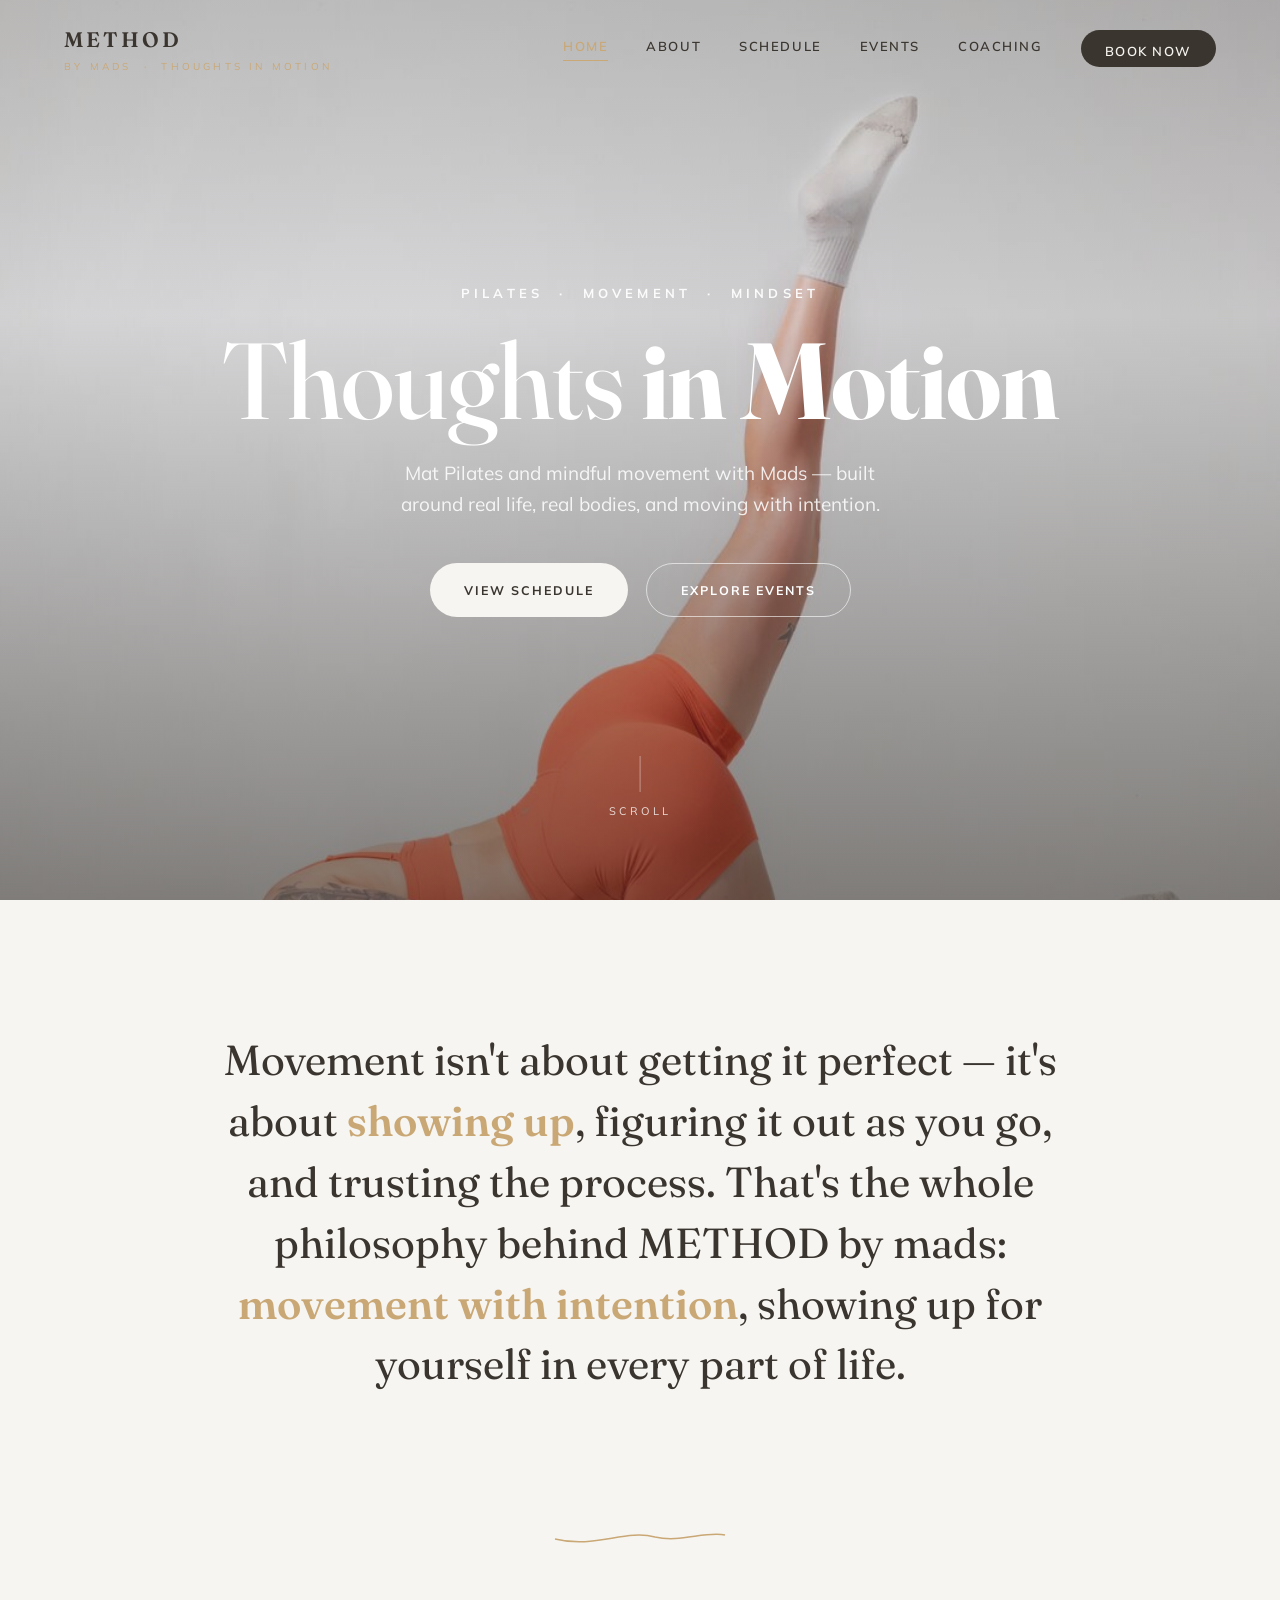
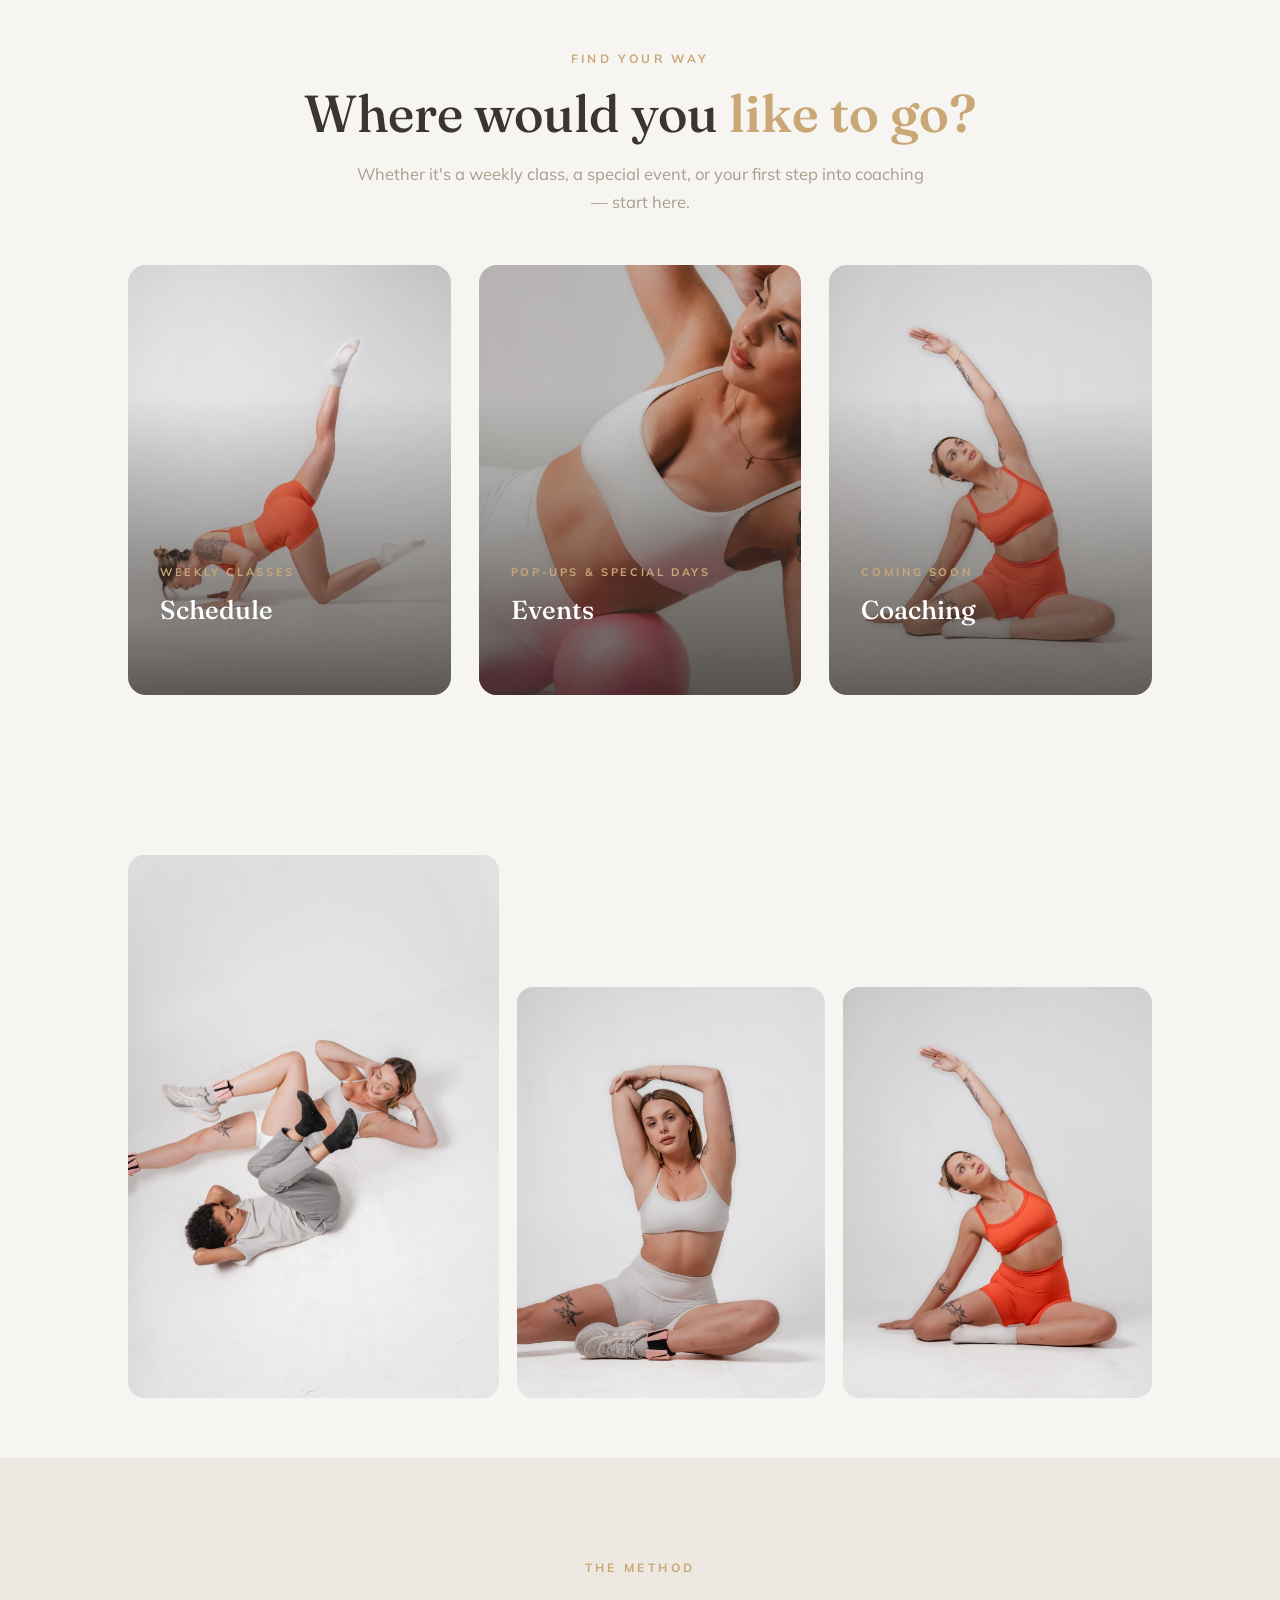
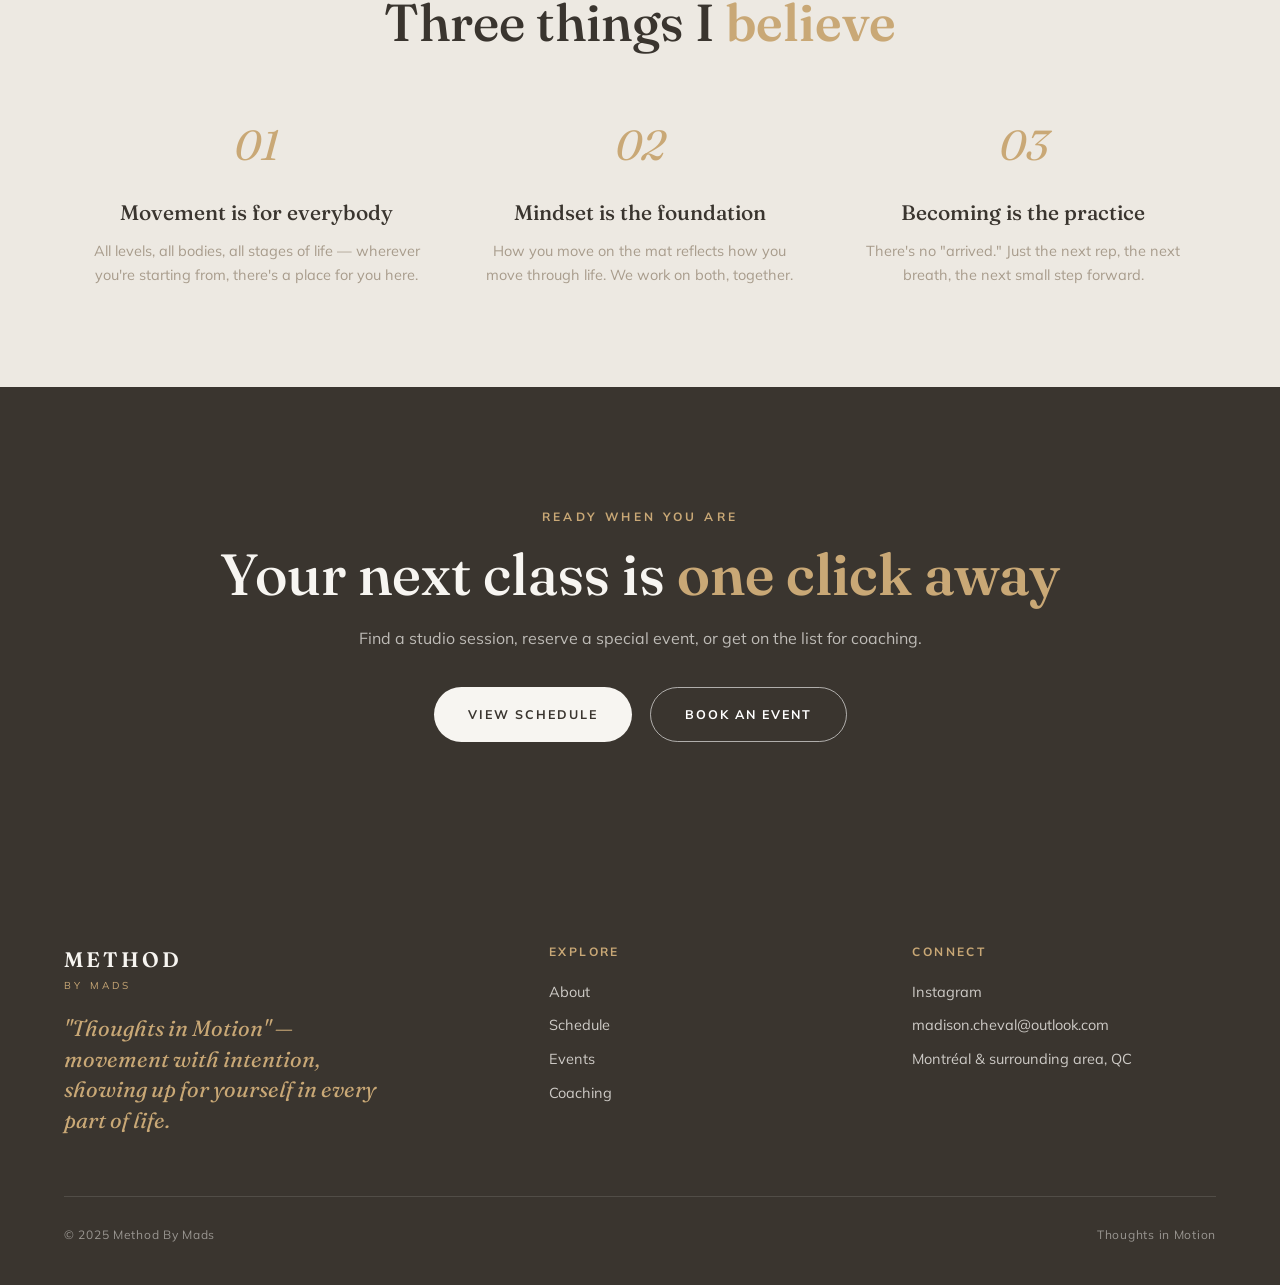
<file: index.html>
<!DOCTYPE html>
<html lang="en">
<head>
<meta charset="UTF-8">
<meta name="viewport" content="width=device-width, initial-scale=1.0">
<title>METHOD by mads — Thoughts in Motion</title>
<meta name="description" content="Pilates, movement and mindset coaching by Mads. Book classes, special events, and private sessions in Montréal.">
<link rel="preconnect" href="https://fonts.googleapis.com">
<link rel="preconnect" href="https://fonts.gstatic.com" crossorigin>
<link href="https://fonts.googleapis.com/css2?family=Fraunces:ital,opsz,wght@0,9..144,400;0,9..144,500;0,9..144,600;1,9..144,400;1,9..144,500&family=Mulish:wght@400;500;600;700&display=swap" rel="stylesheet">
<link rel="stylesheet" href="styles.css">
<style>
/* ===== HOME-SPECIFIC ===== */
.hero{
  position:relative;height:100vh;min-height:600px;
  display:flex;align-items:center;justify-content:center;
  overflow:hidden;
}
.hero video{
  position:absolute;inset:0;width:100%;height:100%;
  object-fit:cover;object-position:center 30%;
  filter:saturate(0.92) brightness(0.97);
}
.hero::after{
  content:"";position:absolute;inset:0;
  background:linear-gradient(180deg,rgba(58,53,47,.18) 0%,rgba(58,53,47,.05) 35%,rgba(58,53,47,.55) 100%);
}
.hero-content{
  position:relative;z-index:2;text-align:center;color:#fff;
  padding:0 5vw;
}
.hero-content .eyebrow-line{
  font-size:13px;letter-spacing:.32em;text-transform:uppercase;
  font-weight:700;color:rgba(255,255,255,.92);margin-bottom:22px;
}
.hero-content h1{
  font-family:var(--serif);font-weight:500;
  font-size:clamp(46px,9vw,108px);line-height:1.0;
  letter-spacing:-.01em;
}
.hero-content h1 em{font-style:normal;font-weight:700;color:#fff}
.hero-content .sub{
  margin-top:24px;font-size:clamp(15px,2vw,19px);
  color:rgba(255,255,255,.85);max-width:480px;margin-left:auto;margin-right:auto;
}
.hero-cta-row{
  margin-top:42px;display:flex;gap:18px;justify-content:center;flex-wrap:wrap;
}
@media (max-width:600px){
  .hero{height:100vh;min-height:560px}
  .hero-content{padding:0 6vw}
  .hero-content .eyebrow-line{font-size:11px;letter-spacing:.22em;margin-bottom:14px}
  .hero-content h1{font-size:clamp(40px,13vw,64px);line-height:1.04}
  .hero-content .sub{
    margin-top:14px;font-size:14px;line-height:1.5;
    max-width:340px;
  }
  .hero-cta-row{margin-top:24px;gap:12px}
  .hero-cta-row .btn{padding:13px 24px;font-size:11px}
  .scroll-cue{bottom:30px}
  .scroll-cue .line{height:22px}
}
.hero-swoosh{
  position:absolute;bottom:38px;left:50%;transform:translateX(-50%);
  z-index:2;
}
.scroll-cue{
  position:absolute;bottom:80px;left:50%;transform:translateX(-50%);
  z-index:2;color:#fff;font-size:11px;letter-spacing:.3em;
  text-transform:uppercase;display:flex;flex-direction:column;
  align-items:center;gap:10px;opacity:.8;
}
.scroll-cue .line{width:1px;height:36px;background:rgba(255,255,255,.5);
  animation:scrolldown 1.8s ease-in-out infinite;
}
@keyframes scrolldown{
  0%{transform:scaleY(0);transform-origin:top}
  50%{transform:scaleY(1);transform-origin:top}
  50.01%{transform-origin:bottom}
  100%{transform:scaleY(0);transform-origin:bottom}
}

/* Intro statement */
.intro{
  text-align:center;padding:130px 5vw;
}
.intro p{
  font-family:var(--serif);font-weight:400;font-style:normal;
  font-size:clamp(24px,3.6vw,42px);line-height:1.45;
  max-width:880px;margin:0 auto;color:var(--charcoal);
}
.intro p strong{font-weight:600;color:var(--gold)}

/* Nav cards */
.nav-cards{
  display:grid;grid-template-columns:repeat(3,1fr);gap:28px;
  max-width:1200px;margin:0 auto;padding:0 5vw;
}
.nav-card{
  position:relative;border-radius:18px;overflow:hidden;
  aspect-ratio:3/4;display:flex;align-items:flex-end;
  text-decoration:none;
}
.nav-card img{
  position:absolute;inset:0;width:100%;height:100%;object-fit:cover;
  transition:transform .6s ease;
}
.nav-card:hover img{transform:scale(1.05)}
.nav-card::after{
  content:"";position:absolute;inset:0;
  background:linear-gradient(180deg,rgba(58,53,47,0) 30%,rgba(58,53,47,.78) 100%);
}
.nav-card-txt{
  position:relative;z-index:2;color:#fff;padding:32px;width:100%;
}
.nav-card-txt .tag{
  font-size:11px;letter-spacing:.24em;text-transform:uppercase;
  color:var(--gold);font-weight:700;margin-bottom:8px;
}
.nav-card-txt h3{
  font-family:var(--serif);font-weight:500;font-size:26px;
}
.nav-card-txt .arrow{
  margin-top:10px;font-size:13px;letter-spacing:.1em;
  display:flex;align-items:center;gap:8px;
  opacity:0;transform:translateX(-8px);
  transition:.3s ease;
}
.nav-card:hover .arrow{opacity:1;transform:translateX(0)}

@media (max-width:900px){
  .nav-cards{grid-template-columns:1fr;gap:18px}
}

/* Photo strip */
.photo-strip{
  display:grid;grid-template-columns:1.2fr 1fr 1fr;gap:18px;
  max-width:1200px;margin:0 auto;padding:0 5vw;
  align-items:end;
}
.photo-strip img{border-radius:16px;width:100%;object-fit:cover}
.photo-strip .tall{aspect-ratio:3/4.4}
.photo-strip .mid{aspect-ratio:3/4}
@media (max-width:760px){
  .photo-strip{grid-template-columns:1fr 1fr;gap:12px}
  .photo-strip .tall{grid-column:span 2;aspect-ratio:16/11}
}

/* Quote / philosophy band */
.philosophy{
  text-align:center;
}
.philosophy-grid{
  display:grid;grid-template-columns:repeat(3,1fr);gap:50px;
  max-width:1100px;margin:60px auto 0;
}
.philosophy-item .num{
  font-family:var(--serif);font-style:italic;font-size:42px;
  color:var(--gold);margin-bottom:14px;
}
.philosophy-item h4{
  font-family:var(--serif);font-weight:500;font-size:21px;margin-bottom:10px;
}
.philosophy-item p{font-size:14.5px;color:var(--taupe)}
@media (max-width:760px){
  .philosophy-grid{grid-template-columns:1fr;gap:36px}
}

/* CTA band */
.cta-band{
  position:relative;text-align:center;padding:120px 5vw;
  background:var(--charcoal);color:var(--cream);overflow:hidden;
}
.cta-band h2{
  font-family:var(--serif);font-weight:500;
  font-size:clamp(32px,5.5vw,58px);line-height:1.1;
}
.cta-band h2 em{font-style:normal;color:var(--gold);font-weight:600}
.cta-band p{margin-top:18px;color:rgba(247,245,241,.7);font-size:16px}
.cta-band .hero-cta-row{margin-top:36px}
</style>
</head>
<body>

<!-- NAV -->
<nav class="site-nav" id="nav">
  <a href="index.html" class="nav-logo">Method <span>By Mads &nbsp;·&nbsp; Thoughts in Motion</span></a>
  <div class="nav-links">
    <a href="index.html" class="active">Home</a>
    <a href="about.html">About</a>
    <a href="schedule.html">Schedule</a>
    <a href="events.html">Events</a>
    <a href="coaching.html">Coaching</a>
    <a href="events.html#book" class="nav-cta">Book Now</a>
  </div>
  <button class="nav-burger" onclick="document.getElementById('mmenu').classList.add('open')">
    <span></span><span></span><span></span>
  </button>
</nav>

<!-- MOBILE MENU -->
<div class="mobile-menu" id="mmenu">
  <button class="close-menu" onclick="document.getElementById('mmenu').classList.remove('open')">&times;</button>
  <a href="index.html">Home</a>
  <a href="about.html">About</a>
  <a href="schedule.html">Schedule</a>
  <a href="events.html">Events</a>
  <a href="coaching.html">Coaching</a>
  <a href="events.html#book">Book Now</a>
</div>

<!-- HERO -->
<div class="hero">
  <video id="heroVideo" autoplay muted loop playsinline webkit-playsinline="true" preload="auto" poster="images/Facetune_04-06-2026-07-32-50.jpg">
    <source src="video/hero.mp4" type="video/mp4">
  </video>
  <div class="hero-content">
    <div class="eyebrow-line">Pilates &nbsp;·&nbsp; Movement &nbsp;·&nbsp; Mindset</div>
    <h1>Thoughts <em>in Motion</em></h1>
    <p class="sub">Mat Pilates and mindful movement with Mads — built around real life, real bodies, and moving with intention.</p>
    <div class="hero-cta-row">
      <a href="schedule.html" class="btn btn-light">View Schedule</a>
      <a href="events.html" class="btn btn-outline" style="border-color:rgba(255,255,255,.6);color:#fff">Explore Events</a>
    </div>
  </div>
  <div class="scroll-cue"><span class="line"></span>Scroll</div>
</div>

<!-- INTRO STATEMENT -->
<section class="intro">
  <p>Movement isn't about getting it perfect — it's about <strong>showing up</strong>, figuring it out as you go, and trusting the process. That's the whole philosophy behind METHOD by mads: <strong>movement with intention</strong>, showing up for yourself in every part of life.</p>
</section>

<!-- SWOOSH -->
<svg class="swoosh" viewBox="0 0 180 24" xmlns="http://www.w3.org/2000/svg">
  <path d="M5 14 C 45 24, 75 4, 105 12 C 130 18, 155 6, 175 10"/>
</svg>

<!-- NAV CARDS -->
<section class="section">
  <div class="eyebrow">Find Your Way</div>
  <h2 class="section-title">Where would you <em>like to go?</em></h2>
  <p class="section-lead">Whether it's a weekly class, a special event, or your first step into coaching — start here.</p>
  <div class="nav-cards">
    <a href="schedule.html" class="nav-card">
      <img src="images/Facetune_04-06-2026-07-32-50.jpg" alt="Pilates class schedule">
      <div class="nav-card-txt">
        <div class="tag">Weekly Classes</div>
        <h3>Schedule</h3>
        <div class="arrow">See class times &amp; studios →</div>
      </div>
    </a>
    <a href="events.html" class="nav-card">
      <img src="images/Facetune_31-05-2026-14-37-37.jpg" alt="Special events">
      <div class="nav-card-txt">
        <div class="tag">Pop-Ups &amp; Special Days</div>
        <h3>Events</h3>
        <div class="arrow">Pool parties, park sessions →</div>
      </div>
    </a>
    <a href="coaching.html" class="nav-card">
      <img src="images/Facetune_04-06-2026-13-08-02.jpg" alt="Coaching program">
      <div class="nav-card-txt">
        <div class="tag">Coming Soon</div>
        <h3>Coaching</h3>
        <div class="arrow">Mindset, meditation, movement →</div>
      </div>
    </a>
  </div>
</section>

<!-- PHOTO STRIP -->
<section class="section tight">
  <div class="photo-strip">
    <img class="tall" src="images/IMG_1242_resized.jpg" alt="Pilates with family">
    <img class="mid" src="images/Facetune_04-06-2026-09-30-26.jpg" alt="Stretch pose">
    <img class="mid" src="images/Facetune_04-06-2026-13-08-02.jpg" alt="Side stretch pose">
  </div>
</section>

<!-- PHILOSOPHY -->
<section class="section section-greige philosophy">
  <div class="eyebrow">The Method</div>
  <h2 class="section-title">Three things I <em>believe</em></h2>
  <div class="philosophy-grid">
    <div class="philosophy-item">
      <div class="num">01</div>
      <h4>Movement is for everybody</h4>
      <p>All levels, all bodies, all stages of life — wherever you're starting from, there's a place for you here.</p>
    </div>
    <div class="philosophy-item">
      <div class="num">02</div>
      <h4>Mindset is the foundation</h4>
      <p>How you move on the mat reflects how you move through life. We work on both, together.</p>
    </div>
    <div class="philosophy-item">
      <div class="num">03</div>
      <h4>Becoming is the practice</h4>
      <p>There's no "arrived." Just the next rep, the next breath, the next small step forward.</p>
    </div>
  </div>
</section>

<!-- CTA BAND -->
<section class="cta-band">
  <div class="eyebrow">Ready When You Are</div>
  <h2>Your next class is <em>one click away</em></h2>
  <p>Find a studio session, reserve a special event, or get on the list for coaching.</p>
  <div class="hero-cta-row">
    <a href="schedule.html" class="btn btn-light">View Schedule</a>
    <a href="events.html" class="btn btn-outline" style="border-color:rgba(255,255,255,.6);color:#fff">Book an Event</a>
  </div>
</section>

<!-- FOOTER -->
<footer>
  <div class="footer-inner">
    <div class="footer-brand">
      <div class="nav-logo">Method <span>By Mads</span></div>
      <div class="footer-tagline">"Thoughts in Motion" — movement with intention, showing up for yourself in every part of life.</div>
    </div>
    <div class="footer-col">
      <h4>Explore</h4>
      <a href="about.html">About</a>
      <a href="schedule.html">Schedule</a>
      <a href="events.html">Events</a>
      <a href="coaching.html">Coaching</a>
    </div>
    <div class="footer-col">
      <h4>Connect</h4>
      <a href="https://instagram.com/methodbymads" target="_blank" rel="noopener">Instagram</a>
      <a href="mailto:madison.cheval@outlook.com">madison.cheval@outlook.com</a>
      <p>Montréal &amp; surrounding area, QC</p>
    </div>
  </div>
  <div class="footer-bottom">
    <span>© 2025 Method By Mads</span>
    <span>Thoughts in Motion</span>
  </div>
</footer>

<script>
window.addEventListener('scroll',()=>{
  document.getElementById('nav').classList.toggle('scrolled', window.scrollY>40);
});

// iOS Safari sometimes blocks autoplay on first load - force play as fallback
const heroVideo = document.getElementById('heroVideo');
if(heroVideo){
  const tryPlay = () => {
    const playPromise = heroVideo.play();
    if(playPromise !== undefined){
      playPromise.catch(()=>{
        // Autoplay blocked - try again on first user interaction
        const resume = () => {
          heroVideo.play();
          document.removeEventListener('touchstart', resume);
          document.removeEventListener('click', resume);
        };
        document.addEventListener('touchstart', resume, {once:true});
        document.addEventListener('click', resume, {once:true});
      });
    }
  };
  if(heroVideo.readyState >= 2){
    tryPlay();
  } else {
    heroVideo.addEventListener('loadeddata', tryPlay, {once:true});
  }
}
</script>
</body>
</html>
</file>
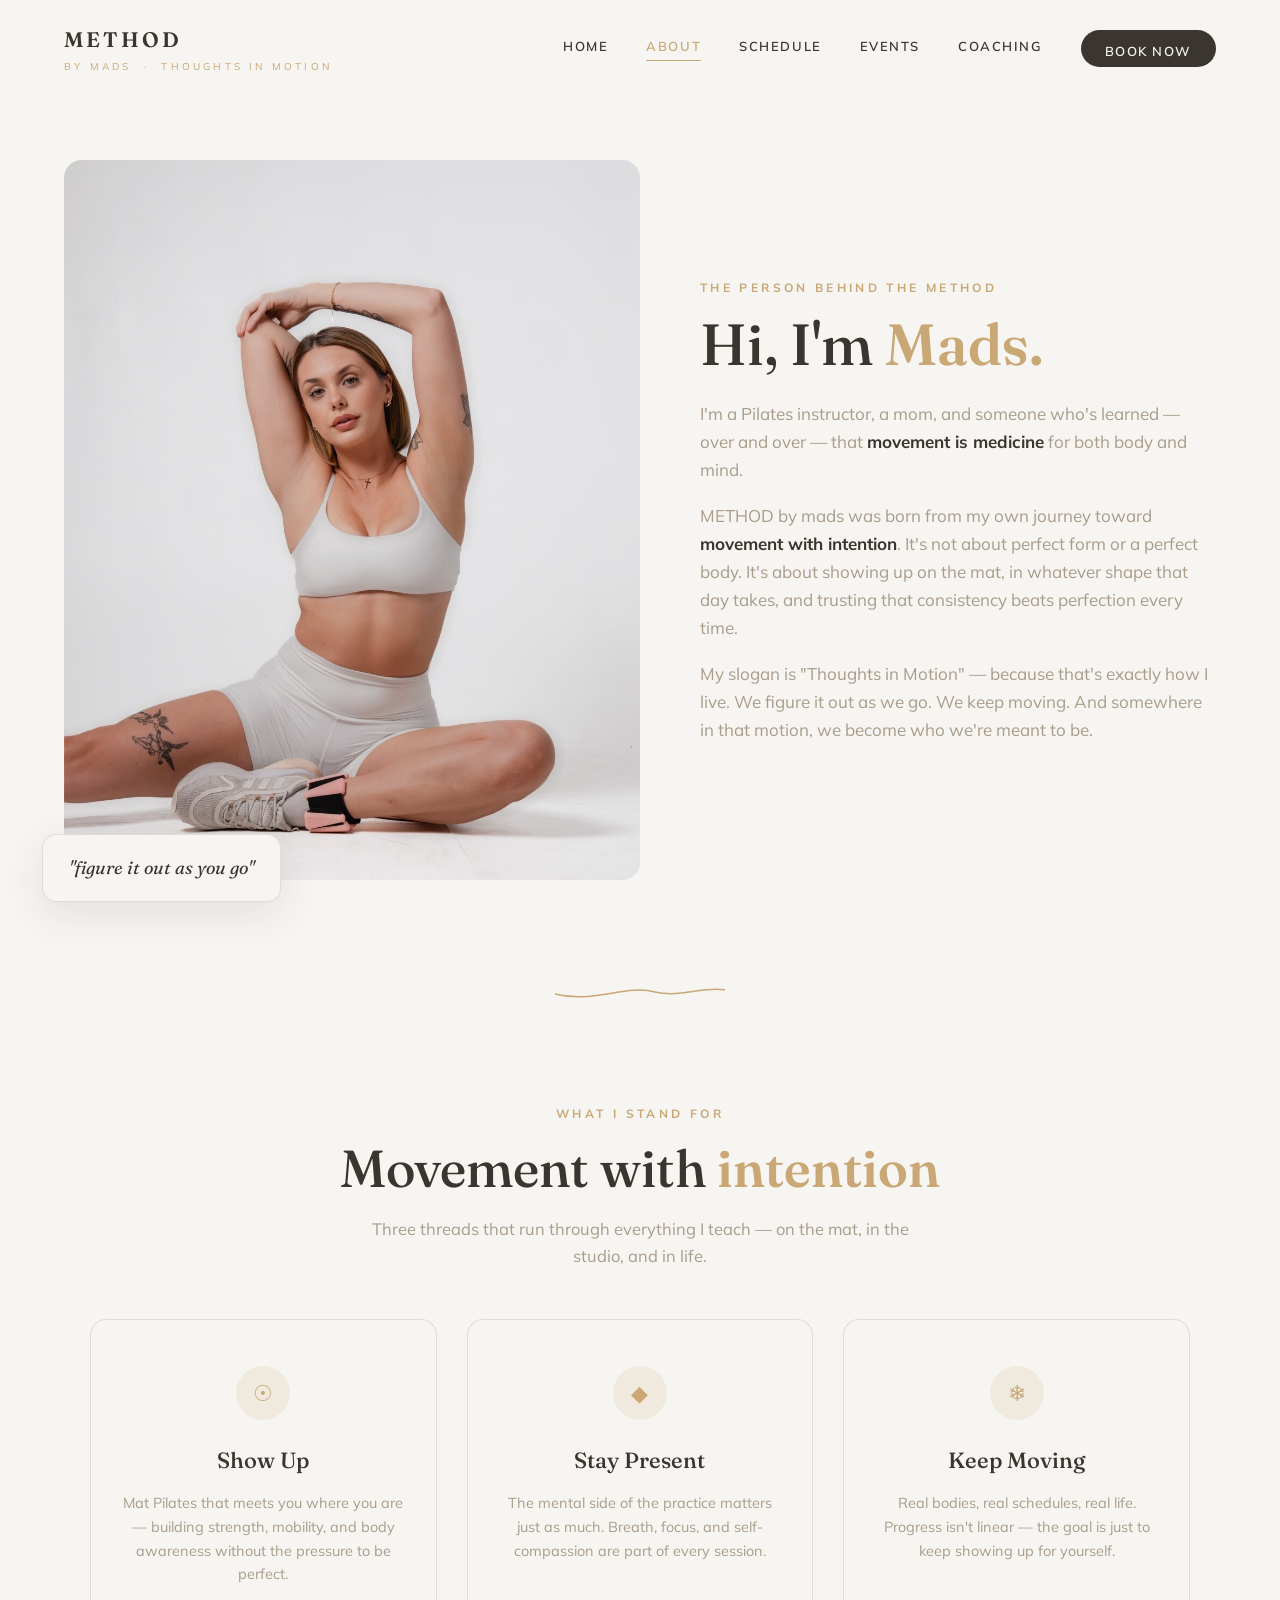
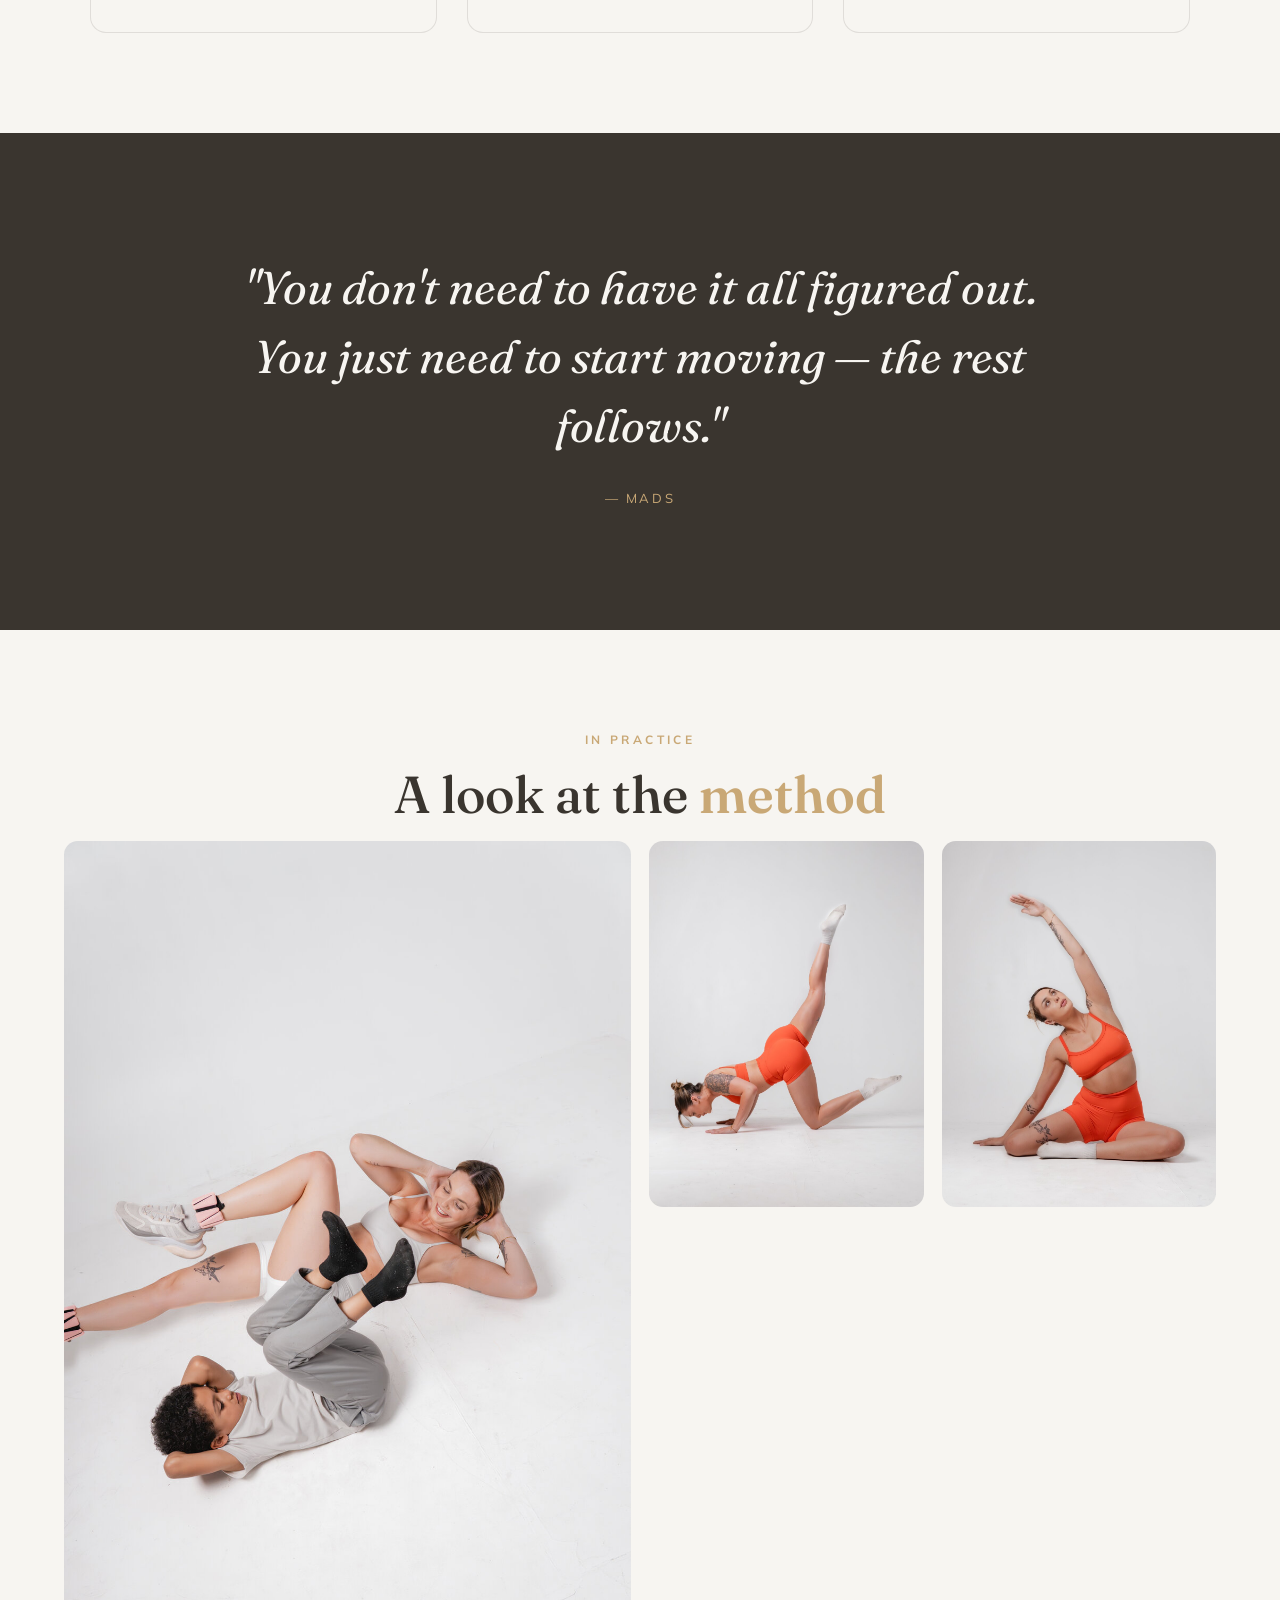
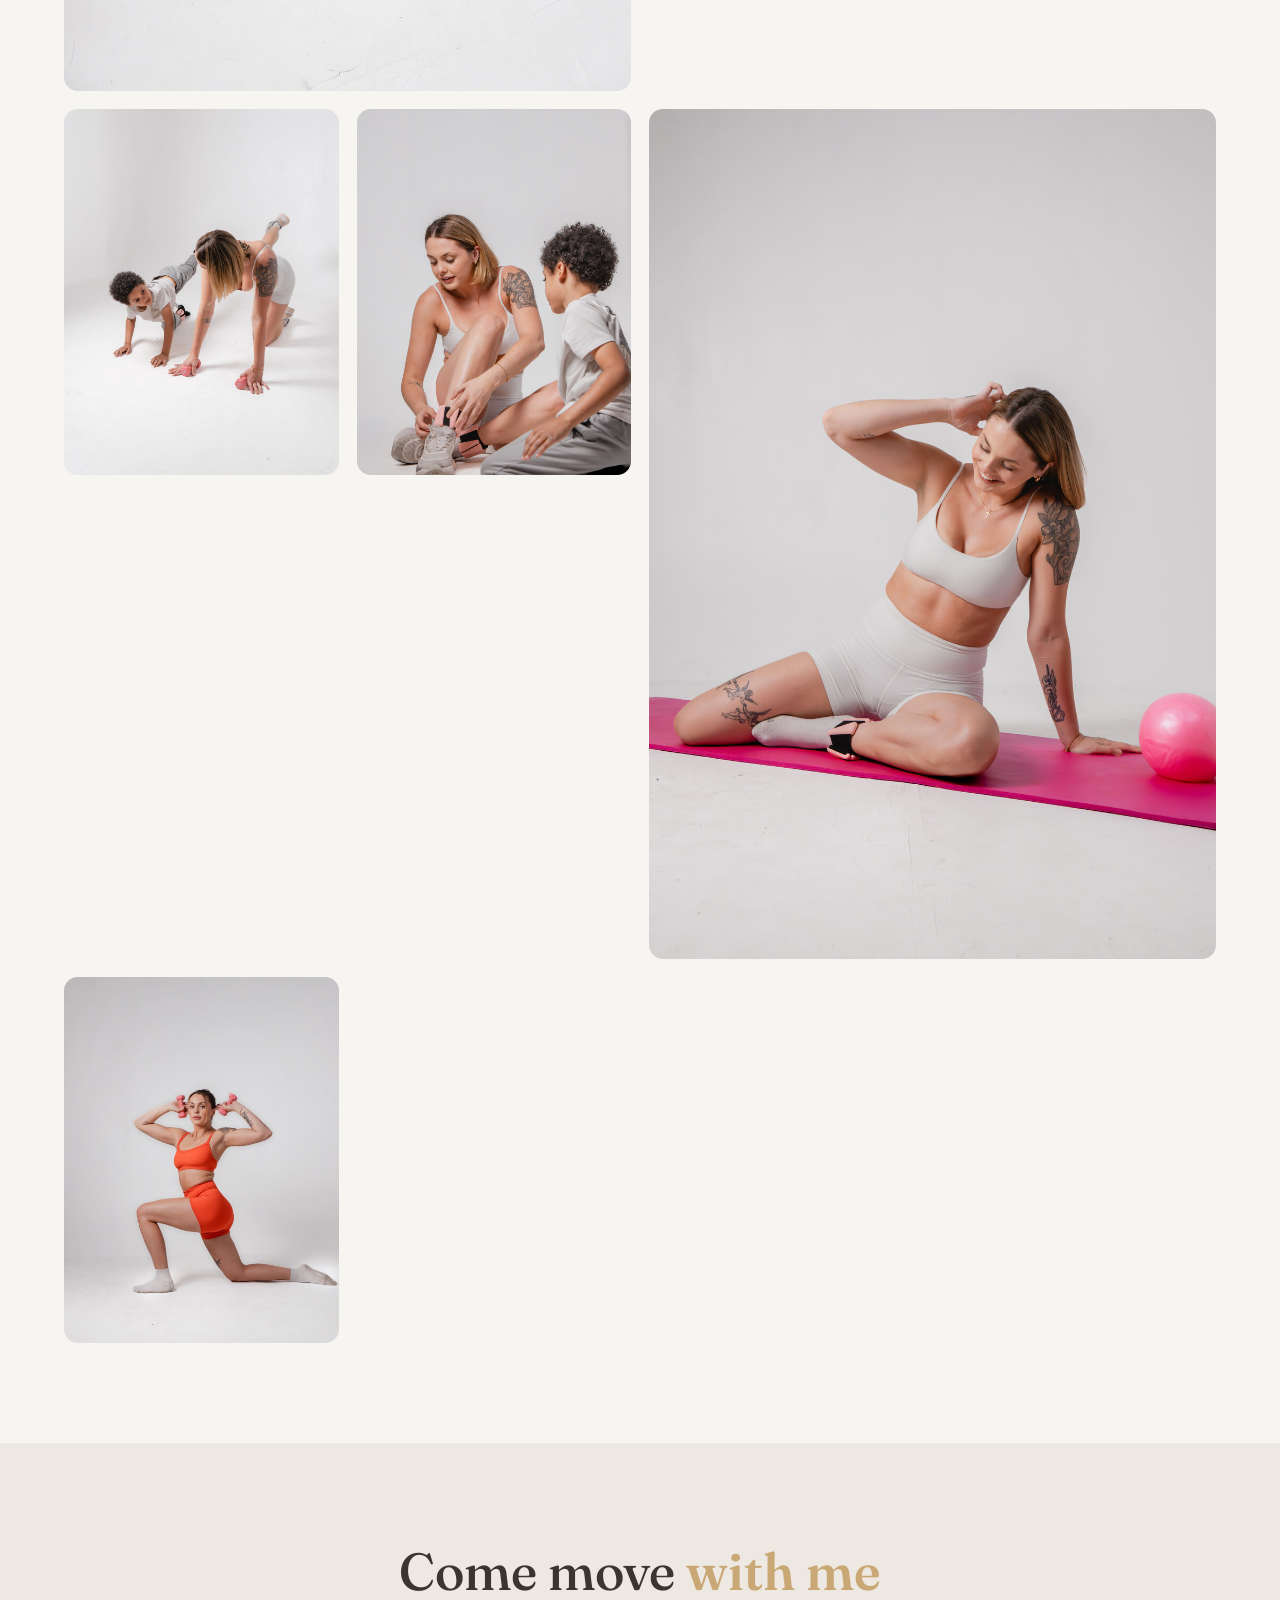
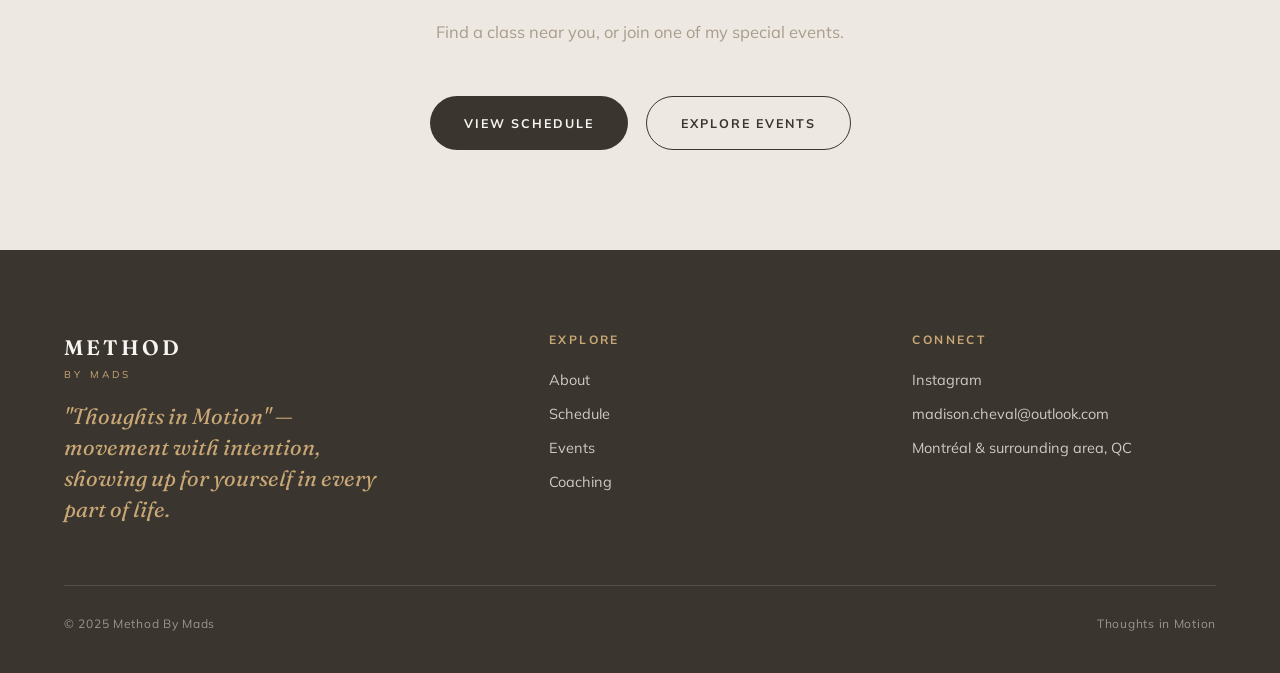
<file: about.html>
<!DOCTYPE html>
<html lang="en">
<head>
<meta charset="UTF-8">
<meta name="viewport" content="width=device-width, initial-scale=1.0">
<title>About — Method by mads</title>
<meta name="description" content="Meet Mads — Pilates instructor and the mind behind METHOD by mads. Movement with intention.">
<link rel="preconnect" href="https://fonts.googleapis.com">
<link rel="preconnect" href="https://fonts.gstatic.com" crossorigin>
<link href="https://fonts.googleapis.com/css2?family=Fraunces:ital,opsz,wght@0,9..144,400;0,9..144,500;0,9..144,600;1,9..144,400;1,9..144,500&family=Mulish:wght@400;500;600;700&display=swap" rel="stylesheet">
<link rel="stylesheet" href="styles.css">
<style>
/* ===== ABOUT-SPECIFIC ===== */
.about-hero{
  display:grid;grid-template-columns:1fr 1fr;
  align-items:center;
  max-width:1300px;margin:0 auto;padding:160px 5vw 100px;
}
.about-hero-img{
  position:relative;
}
.about-hero-img img{
  border-radius:18px;width:100%;aspect-ratio:4/5;object-fit:cover;
}
.about-hero-img .float-tag{
  position:absolute;bottom:-22px;left:-22px;
  background:var(--cream);border:1px solid var(--line);
  border-radius:14px;padding:18px 26px;
  font-family:var(--serif);font-style:italic;font-size:18px;
  box-shadow:0 12px 40px rgba(58,53,47,.1);
}
.about-hero-txt{padding-left:60px}
.about-hero-txt .eyebrow{text-align:left}
.about-hero-txt h1{
  font-family:var(--serif);font-weight:500;
  font-size:clamp(36px,5.5vw,58px);line-height:1.08;
  margin-bottom:24px;
}
.about-hero-txt h1 em{font-style:normal;color:var(--gold);font-weight:600}
.about-hero-txt p{font-size:17px;color:var(--taupe);margin-bottom:18px}
.about-hero-txt p strong{color:var(--charcoal);font-weight:700}

@media (max-width:880px){
  .about-hero{grid-template-columns:1fr;gap:60px;padding-top:140px}
  .about-hero-txt{padding-left:0}
  .about-hero-img .float-tag{left:10px;bottom:-18px;font-size:15px;padding:14px 20px}
}

/* Three pillars */
.pillars{
  display:grid;grid-template-columns:repeat(3,1fr);gap:30px;
  max-width:1100px;margin:0 auto;
}
.pillar{
  text-align:center;padding:46px 32px;
  background:var(--cream);border:1px solid var(--line);border-radius:16px;
}
.pillar .icon{
  width:54px;height:54px;border-radius:50%;
  background:var(--gold-soft);
  display:flex;align-items:center;justify-content:center;
  margin:0 auto 22px;font-size:22px;color:var(--gold);
}
.pillar h3{font-family:var(--serif);font-weight:500;font-size:22px;margin-bottom:12px}
.pillar p{font-size:14.5px;color:var(--taupe)}
@media (max-width:820px){.pillars{grid-template-columns:1fr;gap:20px}}

/* Quote band */
.quote-band{
  text-align:center;padding:120px 5vw;
  background:var(--charcoal);color:var(--cream);
}
.quote-band blockquote{
  font-family:var(--serif);font-style:italic;font-weight:400;
  font-size:clamp(26px,4vw,46px);line-height:1.5;
  max-width:840px;margin:0 auto;
}
.quote-band cite{
  display:block;margin-top:28px;font-style:normal;
  font-size:13px;letter-spacing:.2em;text-transform:uppercase;color:var(--gold);
}

/* Photo gallery */
.gallery{
  display:grid;grid-template-columns:repeat(4,1fr);gap:18px;
  max-width:1200px;margin:0 auto;
}
.gallery img{
  width:100%;aspect-ratio:3/4;object-fit:cover;border-radius:14px;
}
.gallery .span2{grid-column:span 2;aspect-ratio:auto}
@media (max-width:900px){
  .gallery{grid-template-columns:repeat(2,1fr)}
  .gallery .span2{grid-column:span 2;aspect-ratio:3/2}
}
</style>
</head>
<body>

<nav class="site-nav" id="nav">
  <a href="index.html" class="nav-logo">Method <span>By Mads &nbsp;·&nbsp; Thoughts in Motion</span></a>
  <div class="nav-links">
    <a href="index.html">Home</a>
    <a href="about.html" class="active">About</a>
    <a href="schedule.html">Schedule</a>
    <a href="events.html">Events</a>
    <a href="coaching.html">Coaching</a>
    <a href="events.html#book" class="nav-cta">Book Now</a>
  </div>
  <button class="nav-burger" onclick="document.getElementById('mmenu').classList.add('open')">
    <span></span><span></span><span></span>
  </button>
</nav>

<div class="mobile-menu" id="mmenu">
  <button class="close-menu" onclick="document.getElementById('mmenu').classList.remove('open')">&times;</button>
  <a href="index.html">Home</a>
  <a href="about.html">About</a>
  <a href="schedule.html">Schedule</a>
  <a href="events.html">Events</a>
  <a href="coaching.html">Coaching</a>
  <a href="events.html#book">Book Now</a>
</div>

<!-- ABOUT HERO -->
<section class="about-hero">
  <div class="about-hero-img">
    <img src="images/Facetune_04-06-2026-09-30-26.jpg" alt="Mads, founder of METHOD by mads">
    <div class="float-tag">"figure it out as you go"</div>
  </div>
  <div class="about-hero-txt">
    <div class="eyebrow">The Person Behind The Method</div>
    <h1>Hi, I'm <em>Mads.</em></h1>
    <p>I'm a Pilates instructor, a mom, and someone who's learned — over and over — that <strong>movement is medicine</strong> for both body and mind.</p>
    <p>METHOD by mads was born from my own journey toward <strong>movement with intention</strong>. It's not about perfect form or a perfect body. It's about showing up on the mat, in whatever shape that day takes, and trusting that consistency beats perfection every time.</p>
    <p>My slogan is "Thoughts in Motion" — because that's exactly how I live. We figure it out as we go. We keep moving. And somewhere in that motion, we become who we're meant to be.</p>
  </div>
</section>

<!-- SWOOSH -->
<svg class="swoosh" viewBox="0 0 180 24" xmlns="http://www.w3.org/2000/svg">
  <path d="M5 14 C 45 24, 75 4, 105 12 C 130 18, 155 6, 175 10"/>
</svg>

<!-- PILLARS -->
<section class="section">
  <div class="eyebrow">What I Stand For</div>
  <h2 class="section-title">Movement with <em>intention</em></h2>
  <p class="section-lead">Three threads that run through everything I teach — on the mat, in the studio, and in life.</p>
  <div class="pillars">
    <div class="pillar">
      <div class="icon">&#9737;</div>
      <h3>Show Up</h3>
      <p>Mat Pilates that meets you where you are — building strength, mobility, and body awareness without the pressure to be perfect.</p>
    </div>
    <div class="pillar">
      <div class="icon">&#9670;</div>
      <h3>Stay Present</h3>
      <p>The mental side of the practice matters just as much. Breath, focus, and self-compassion are part of every session.</p>
    </div>
    <div class="pillar">
      <div class="icon">&#10052;</div>
      <h3>Keep Moving</h3>
      <p>Real bodies, real schedules, real life. Progress isn't linear — the goal is just to keep showing up for yourself.</p>
    </div>
  </div>
</section>

<!-- QUOTE BAND -->
<section class="quote-band">
  <blockquote>"You don't need to have it all figured out. You just need to start moving — the rest follows."</blockquote>
  <cite>— Mads</cite>
</section>

<!-- GALLERY -->
<section class="section">
  <div class="eyebrow">In Practice</div>
  <h2 class="section-title">A look at the <em>method</em></h2>
  <div class="gallery">
    <img class="span2" src="images/IMG_1242_resized.jpg" alt="Pilates with family on the mat">
    <img src="images/Facetune_04-06-2026-07-32-50.jpg" alt="Pilates pose">
    <img src="images/Facetune_04-06-2026-13-08-02.jpg" alt="Side stretch pose">
    <img src="images/IMG_1238_resized.jpg" alt="Pilates with kiddo, plank pose">
    <img src="images/IMG_1240_resized.jpg" alt="Getting ready together">
    <img class="span2" src="images/IMG_1235_resized.jpg" alt="Stretching on the mat with pilates ball">
    <img src="images/Facetune_04-06-2026-10-34-16.jpg" alt="Lunge with weights">
  </div>
</section>

<!-- CTA -->
<section class="section section-greige" style="text-align:center">
  <h2 class="section-title">Come move <em>with me</em></h2>
  <p class="section-lead">Find a class near you, or join one of my special events.</p>
  <div style="display:flex;justify-content:center;gap:18px;flex-wrap:wrap">
    <a href="schedule.html" class="btn btn-dark">View Schedule</a>
    <a href="events.html" class="btn btn-outline">Explore Events</a>
  </div>
</section>

<footer>
  <div class="footer-inner">
    <div class="footer-brand">
      <div class="nav-logo">Method <span>By Mads</span></div>
      <div class="footer-tagline">"Thoughts in Motion" — movement with intention, showing up for yourself in every part of life.</div>
    </div>
    <div class="footer-col">
      <h4>Explore</h4>
      <a href="about.html">About</a>
      <a href="schedule.html">Schedule</a>
      <a href="events.html">Events</a>
      <a href="coaching.html">Coaching</a>
    </div>
    <div class="footer-col">
      <h4>Connect</h4>
      <a href="https://instagram.com/methodbymads" target="_blank" rel="noopener">Instagram</a>
      <a href="mailto:madison.cheval@outlook.com">madison.cheval@outlook.com</a>
      <p>Montréal &amp; surrounding area, QC</p>
    </div>
  </div>
  <div class="footer-bottom">
    <span>© 2025 Method By Mads</span>
    <span>Thoughts in Motion</span>
  </div>
</footer>

<script>
window.addEventListener('scroll',()=>{
  document.getElementById('nav').classList.toggle('scrolled', window.scrollY>40);
});
</script>
</body>
</html>
</file>
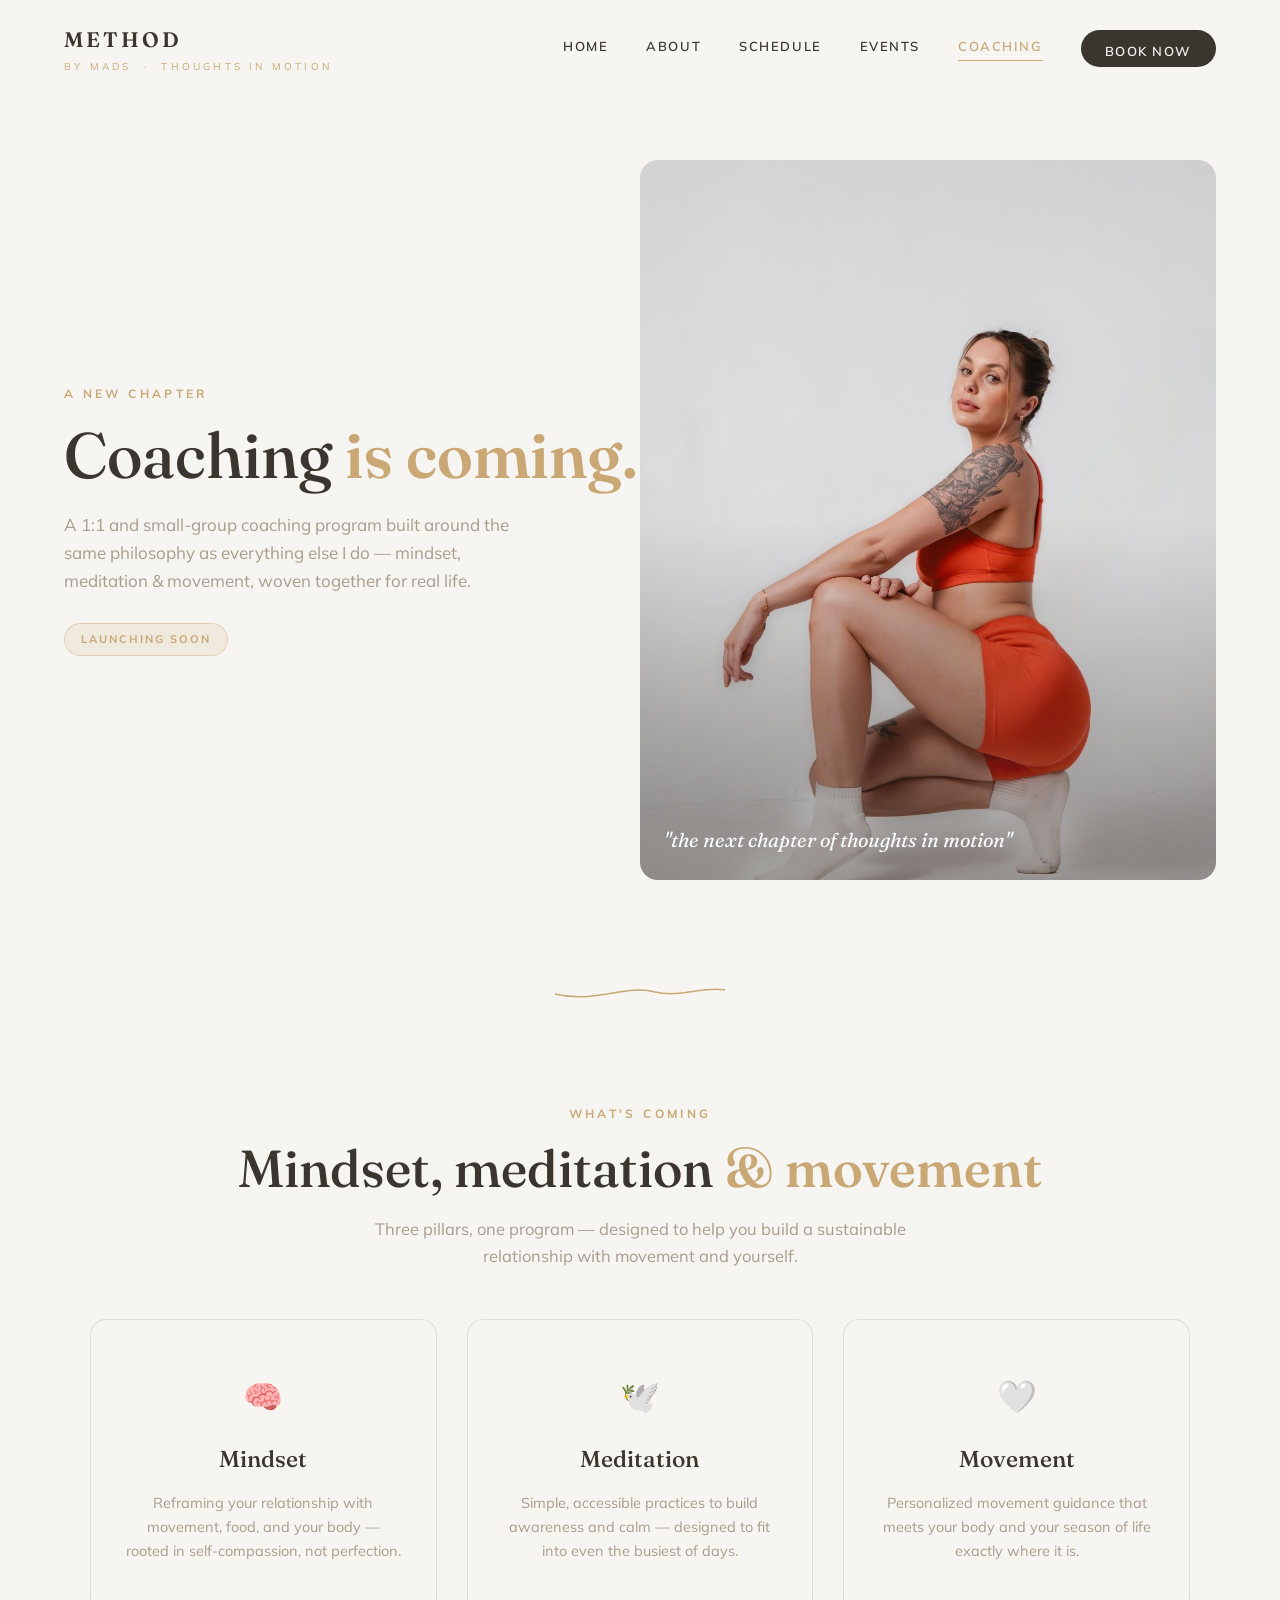
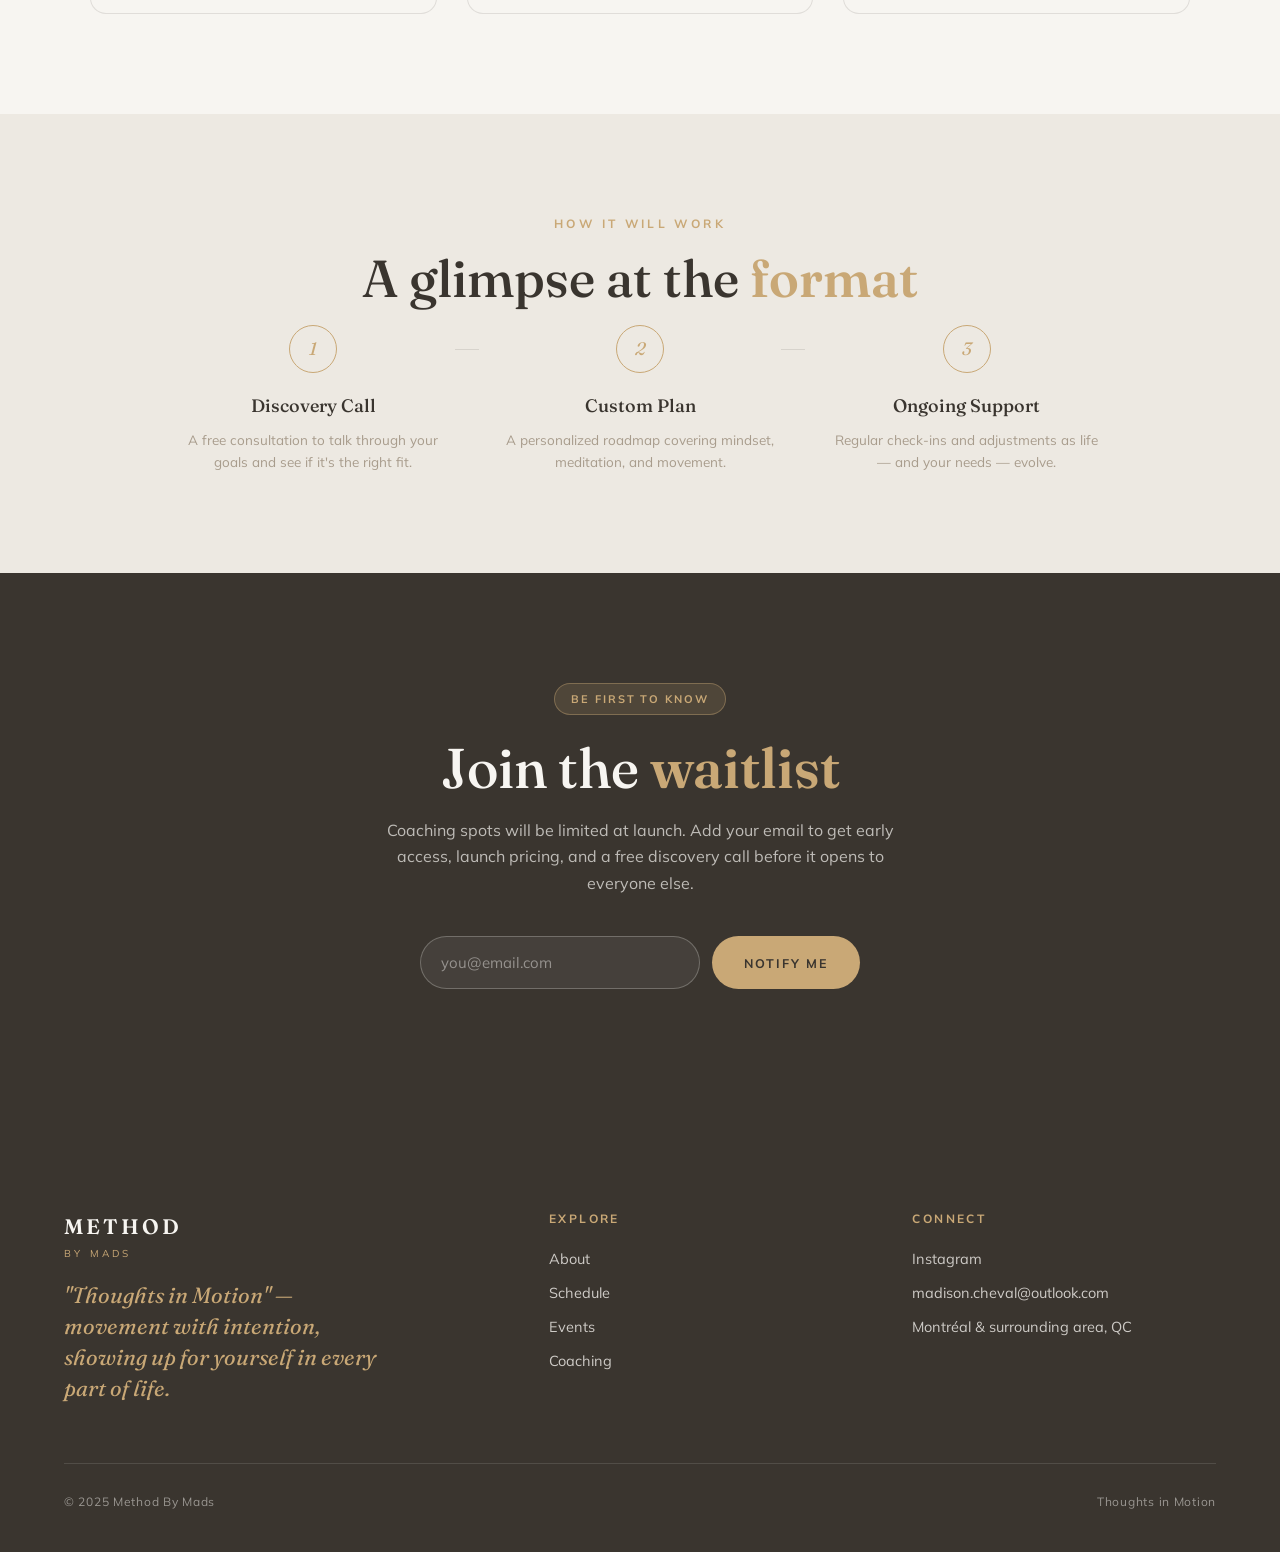
<file: coaching.html>
<!DOCTYPE html>
<html lang="en">
<head>
<meta charset="UTF-8">
<meta name="viewport" content="width=device-width, initial-scale=1.0">
<title>Coaching — Method by mads</title>
<meta name="description" content="Mindset, meditation & movement coaching with Mads — coming soon.">
<link rel="preconnect" href="https://fonts.googleapis.com">
<link rel="preconnect" href="https://fonts.gstatic.com" crossorigin>
<link href="https://fonts.googleapis.com/css2?family=Fraunces:ital,opsz,wght@0,9..144,400;0,9..144,500;0,9..144,600;1,9..144,400;1,9..144,500&family=Mulish:wght@400;500;600;700&display=swap" rel="stylesheet">
<link rel="stylesheet" href="styles.css">
<style>
/* ===== COACHING-SPECIFIC ===== */
.coach-hero{
  position:relative;
  display:grid;grid-template-columns:1fr 1fr;
  max-width:1300px;margin:0 auto;
  padding:160px 5vw 100px;align-items:center;
}
.coach-hero-txt .eyebrow{text-align:left}
.coach-hero-txt h1{
  font-family:var(--serif);font-weight:500;
  font-size:clamp(38px,6vw,64px);line-height:1.08;margin-bottom:22px;
}
.coach-hero-txt h1 em{font-style:normal;color:var(--gold);font-weight:600}
.coach-hero-txt p{font-size:17px;color:var(--taupe);margin-bottom:28px;max-width:460px}
.coach-hero-img{position:relative}
.coach-hero-img img{border-radius:18px;width:100%;aspect-ratio:4/5;object-fit:cover}
.coach-hero-img::after{
  content:"";position:absolute;inset:0;border-radius:18px;
  background:linear-gradient(180deg,rgba(58,53,47,0) 50%,rgba(58,53,47,.45) 100%);
}
.coach-hero-img .label{
  position:absolute;bottom:24px;left:24px;z-index:2;color:#fff;
  font-family:var(--serif);font-style:italic;font-size:20px;
}
@media (max-width:880px){
  .coach-hero{grid-template-columns:1fr;gap:50px;padding-top:140px}
}

/* Three pillars of coaching */
.coach-pillars{
  display:grid;grid-template-columns:repeat(3,1fr);gap:30px;
  max-width:1100px;margin:0 auto;
}
.coach-pillar{
  text-align:center;padding:50px 34px;border-radius:16px;
  background:var(--cream);border:1px solid var(--line);
  position:relative;overflow:hidden;
}
.coach-pillar .icon{font-size:32px;margin-bottom:18px;display:block}
.coach-pillar h3{font-family:var(--serif);font-weight:500;font-size:23px;margin-bottom:12px}
.coach-pillar p{font-size:14.5px;color:var(--taupe)}
@media (max-width:820px){.coach-pillars{grid-template-columns:1fr;gap:20px}}

/* Notify form big */
.notify-section{
  text-align:center;padding:110px 5vw;
  background:var(--charcoal);color:var(--cream);
}
.notify-section .badge{margin-bottom:22px;background:rgba(201,168,118,.15)}
.notify-section h2{
  font-family:var(--serif);font-weight:500;
  font-size:clamp(32px,5.5vw,56px);line-height:1.1;margin-bottom:18px;
}
.notify-section h2 em{font-style:normal;color:var(--gold);font-weight:600}
.notify-section p{color:rgba(247,245,241,.7);max-width:540px;margin:0 auto 40px;font-size:16px}
.notify-form{display:flex;max-width:440px;margin:0 auto;gap:12px}
.notify-form input{
  flex:1;padding:16px 20px;border-radius:32px;border:1.5px solid rgba(247,245,241,.25);
  background:rgba(247,245,241,.06);color:var(--cream);font-size:15px;font-family:var(--sans);
}
.notify-form input::placeholder{color:rgba(247,245,241,.45)}
.notify-form input:focus{outline:none;border-color:var(--gold)}
.notify-form button{
  padding:16px 32px;border-radius:32px;border:none;
  background:var(--gold);color:var(--charcoal);
  font-size:12.5px;letter-spacing:.16em;text-transform:uppercase;font-weight:700;
  transition:.25s ease;
}
.notify-form button:hover{background:var(--cream)}
.notify-err{color:#e0a98c;font-size:13px;margin-top:12px;min-height:18px}
.notify-done{display:none;margin-top:14px}
.notify-done.show{display:block;animation:fade .4s}
@keyframes fade{from{opacity:0}to{opacity:1}}
.notify-done p{color:var(--gold);font-weight:700;font-size:15px}
@media (max-width:540px){.notify-form{flex-direction:column}}

/* Timeline-ish "what to expect" */
.expect-row{
  display:flex;justify-content:center;gap:0;flex-wrap:wrap;
  max-width:980px;margin:0 auto;
}
.expect-item{
  flex:1;min-width:220px;text-align:center;padding:0 24px;
  position:relative;
}
.expect-item:not(:last-child)::after{
  content:"";position:absolute;top:24px;right:-2px;
  width:24px;height:1px;background:var(--line);
}
.expect-item .dot{
  width:48px;height:48px;border-radius:50%;
  border:1.5px solid var(--gold);color:var(--gold);
  display:flex;align-items:center;justify-content:center;
  font-family:var(--serif);font-style:italic;font-size:18px;
  margin:0 auto 18px;
}
.expect-item h4{font-family:var(--serif);font-weight:500;font-size:18px;margin-bottom:8px}
.expect-item p{font-size:13.5px;color:var(--taupe)}
@media (max-width:760px){
  .expect-item::after{display:none}
  .expect-item{margin-bottom:30px}
}
</style>
</head>
<body>

<nav class="site-nav" id="nav">
  <a href="index.html" class="nav-logo">Method <span>By Mads &nbsp;·&nbsp; Thoughts in Motion</span></a>
  <div class="nav-links">
    <a href="index.html">Home</a>
    <a href="about.html">About</a>
    <a href="schedule.html">Schedule</a>
    <a href="events.html">Events</a>
    <a href="coaching.html" class="active">Coaching</a>
    <a href="events.html#book" class="nav-cta">Book Now</a>
  </div>
  <button class="nav-burger" onclick="document.getElementById('mmenu').classList.add('open')">
    <span></span><span></span><span></span>
  </button>
</nav>

<div class="mobile-menu" id="mmenu">
  <button class="close-menu" onclick="document.getElementById('mmenu').classList.remove('open')">&times;</button>
  <a href="index.html">Home</a>
  <a href="about.html">About</a>
  <a href="schedule.html">Schedule</a>
  <a href="events.html">Events</a>
  <a href="coaching.html">Coaching</a>
  <a href="events.html#book">Book Now</a>
</div>

<!-- COACHING HERO -->
<section class="coach-hero">
  <div class="coach-hero-txt">
    <div class="eyebrow">A New Chapter</div>
    <h1>Coaching <em>is coming.</em></h1>
    <p>A 1:1 and small-group coaching program built around the same philosophy as everything else I do — mindset, meditation &amp; movement, woven together for real life.</p>
    <span class="badge">Launching Soon</span>
  </div>
  <div class="coach-hero-img">
    <img src="images/Facetune_04-06-2026-07-22-49.jpg" alt="Mindset and movement coaching">
    <div class="label">"the next chapter of thoughts in motion"</div>
  </div>
</section>

<!-- SWOOSH -->
<svg class="swoosh" viewBox="0 0 180 24" xmlns="http://www.w3.org/2000/svg">
  <path d="M5 14 C 45 24, 75 4, 105 12 C 130 18, 155 6, 175 10"/>
</svg>

<!-- THREE PILLARS -->
<section class="section">
  <div class="eyebrow">What's Coming</div>
  <h2 class="section-title">Mindset, meditation <em>&amp; movement</em></h2>
  <p class="section-lead">Three pillars, one program — designed to help you build a sustainable relationship with movement and yourself.</p>
  <div class="coach-pillars">
    <div class="coach-pillar">
      <span class="icon">🧠</span>
      <h3>Mindset</h3>
      <p>Reframing your relationship with movement, food, and your body — rooted in self-compassion, not perfection.</p>
    </div>
    <div class="coach-pillar">
      <span class="icon">🕊️</span>
      <h3>Meditation</h3>
      <p>Simple, accessible practices to build awareness and calm — designed to fit into even the busiest of days.</p>
    </div>
    <div class="coach-pillar">
      <span class="icon">🤍</span>
      <h3>Movement</h3>
      <p>Personalized movement guidance that meets your body and your season of life exactly where it is.</p>
    </div>
  </div>
</section>

<!-- WHAT TO EXPECT -->
<section class="section section-greige">
  <div class="eyebrow">How It Will Work</div>
  <h2 class="section-title">A glimpse at the <em>format</em></h2>
  <div class="expect-row">
    <div class="expect-item">
      <div class="dot">1</div>
      <h4>Discovery Call</h4>
      <p>A free consultation to talk through your goals and see if it's the right fit.</p>
    </div>
    <div class="expect-item">
      <div class="dot">2</div>
      <h4>Custom Plan</h4>
      <p>A personalized roadmap covering mindset, meditation, and movement.</p>
    </div>
    <div class="expect-item">
      <div class="dot">3</div>
      <h4>Ongoing Support</h4>
      <p>Regular check-ins and adjustments as life — and your needs — evolve.</p>
    </div>
  </div>
</section>

<!-- NOTIFY -->
<section class="notify-section">
  <span class="badge">Be First To Know</span>
  <h2>Join the <em>waitlist</em></h2>
  <p>Coaching spots will be limited at launch. Add your email to get early access, launch pricing, and a free discovery call before it opens to everyone else.</p>
  <form class="notify-form" onsubmit="joinWaitlist(event)">
    <input type="email" id="waitlist_email" placeholder="you@email.com" required>
    <button type="submit">Notify Me</button>
  </form>
  <div class="notify-err" id="waitlist_err"></div>
  <div class="notify-done" id="waitlist_done">
    <p>✓ You're on the waitlist — thank you! We'll be in touch soon.</p>
  </div>
</section>

<footer>
  <div class="footer-inner">
    <div class="footer-brand">
      <div class="nav-logo">Method <span>By Mads</span></div>
      <div class="footer-tagline">"Thoughts in Motion" — movement with intention, showing up for yourself in every part of life.</div>
    </div>
    <div class="footer-col">
      <h4>Explore</h4>
      <a href="about.html">About</a>
      <a href="schedule.html">Schedule</a>
      <a href="events.html">Events</a>
      <a href="coaching.html">Coaching</a>
    </div>
    <div class="footer-col">
      <h4>Connect</h4>
      <a href="https://instagram.com/methodbymads" target="_blank" rel="noopener">Instagram</a>
      <a href="mailto:madison.cheval@outlook.com">madison.cheval@outlook.com</a>
      <p>Montréal &amp; surrounding area, QC</p>
    </div>
  </div>
  <div class="footer-bottom">
    <span>© 2025 Method By Mads</span>
    <span>Thoughts in Motion</span>
  </div>
</footer>

<script>
window.addEventListener('scroll',()=>{
  document.getElementById('nav').classList.toggle('scrolled', window.scrollY>40);
});

function joinWaitlist(e){
  e.preventDefault();
  const email = document.getElementById('waitlist_email').value.trim();
  const errEl = document.getElementById('waitlist_err');
  if(!/^[^@\s]+@[^@\s]+\.[^@\s]+$/.test(email)){
    errEl.textContent = "Please enter a valid email.";
    return;
  }
  errEl.textContent = "";
  document.querySelector('.notify-form').style.display='none';
  document.getElementById('waitlist_done').classList.add('show');
}
</script>
</body>
</html>
</file>
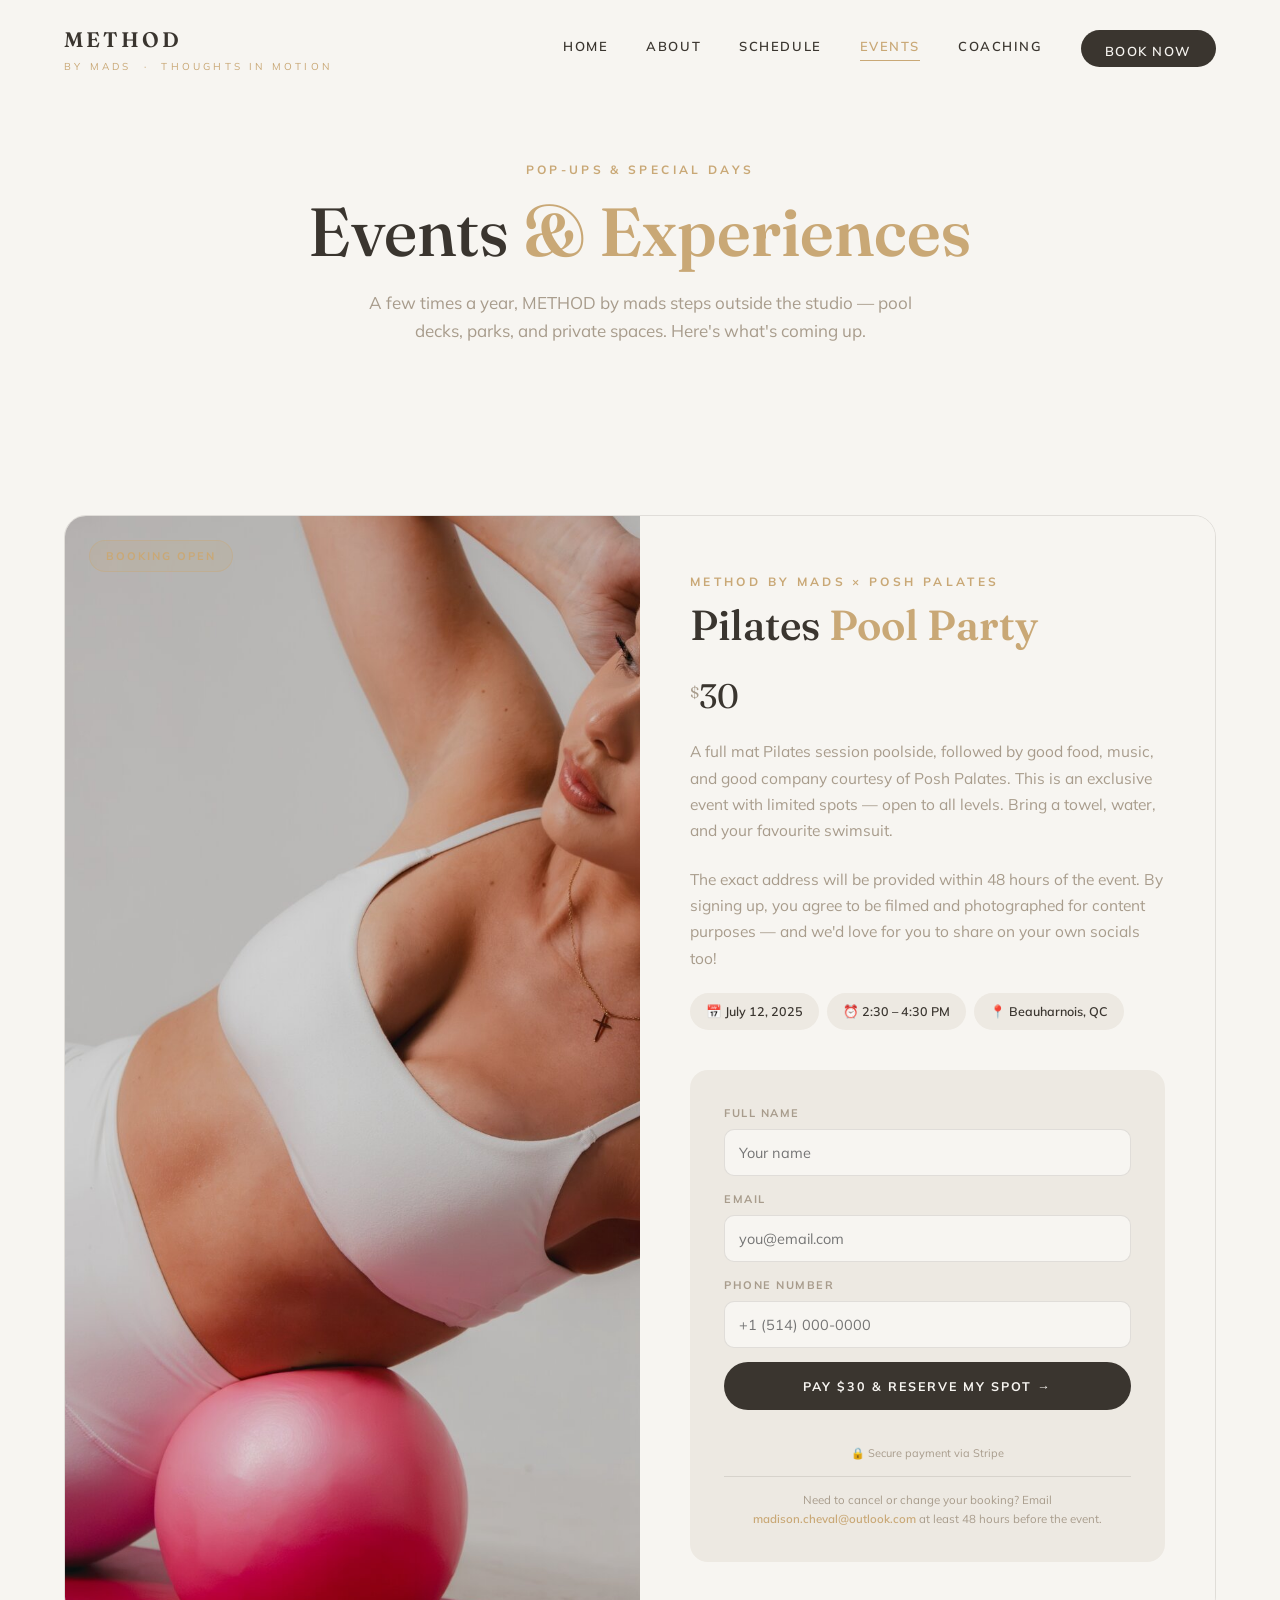
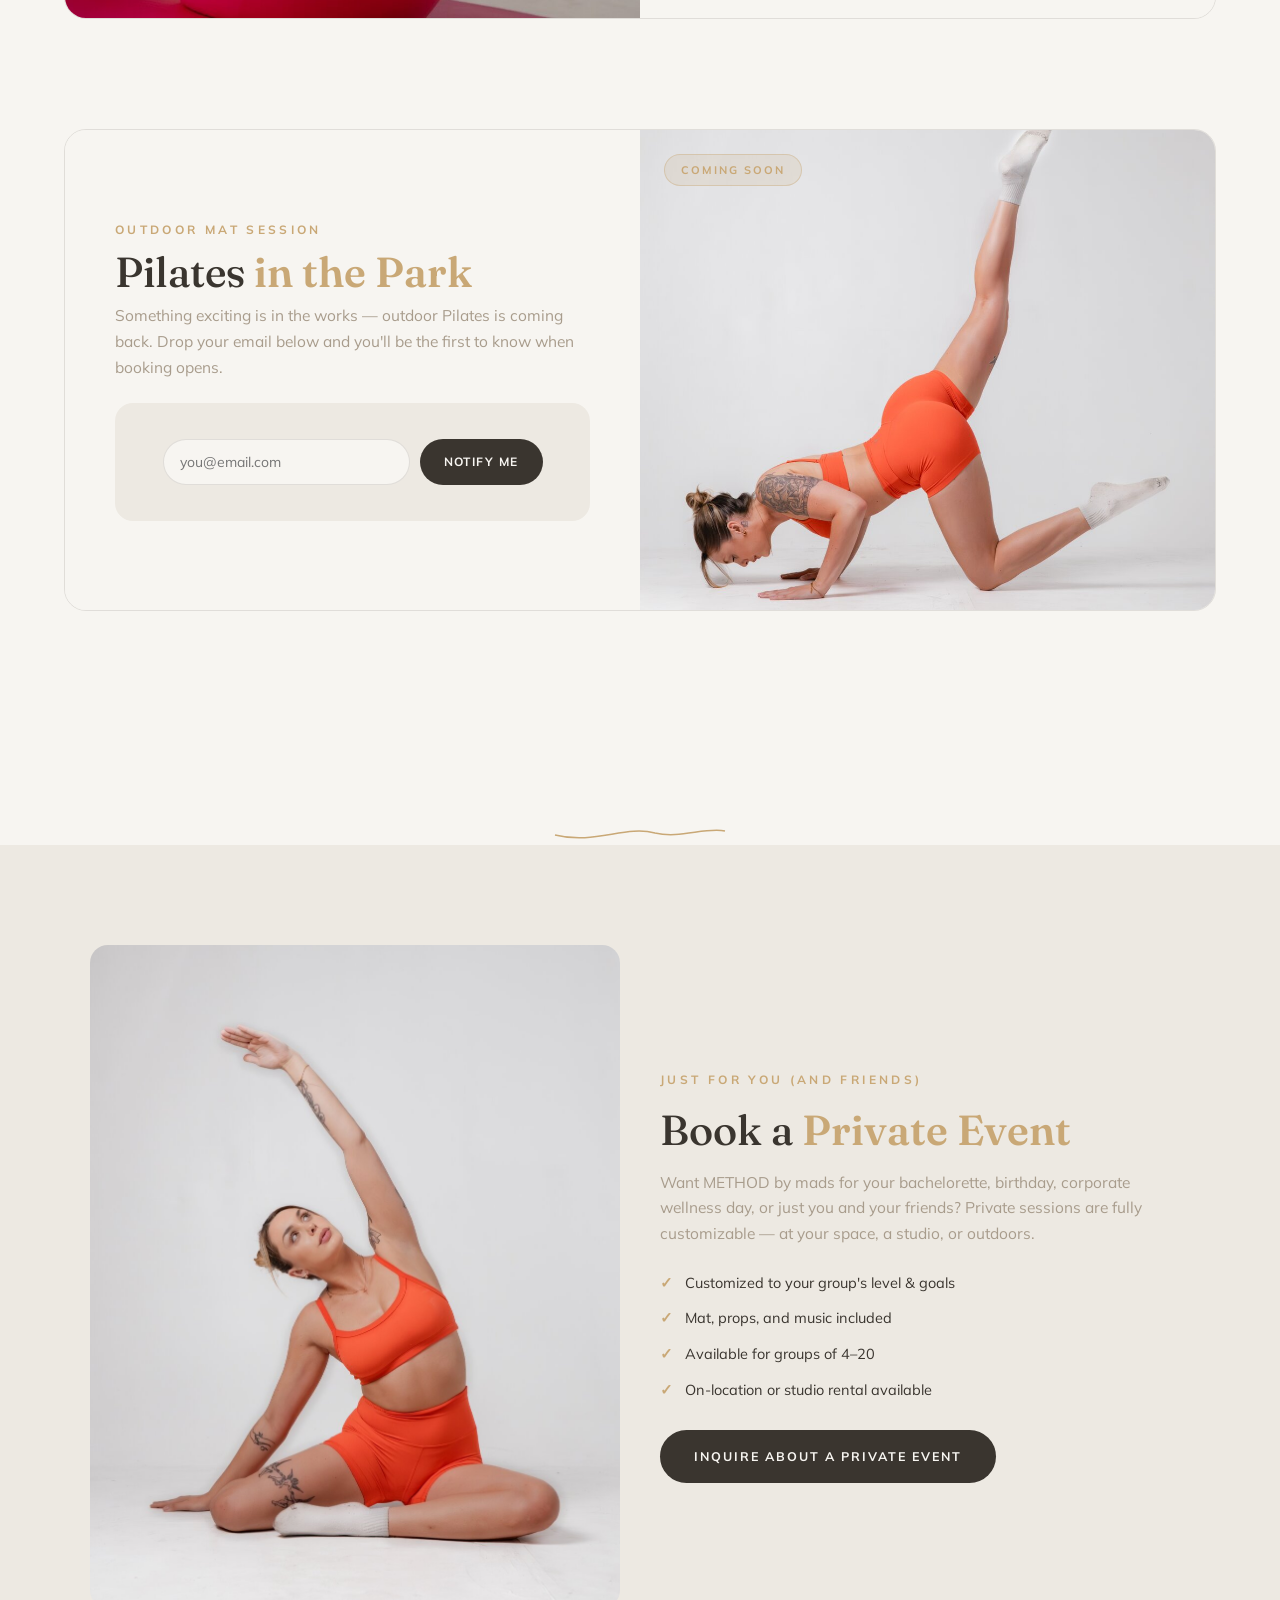
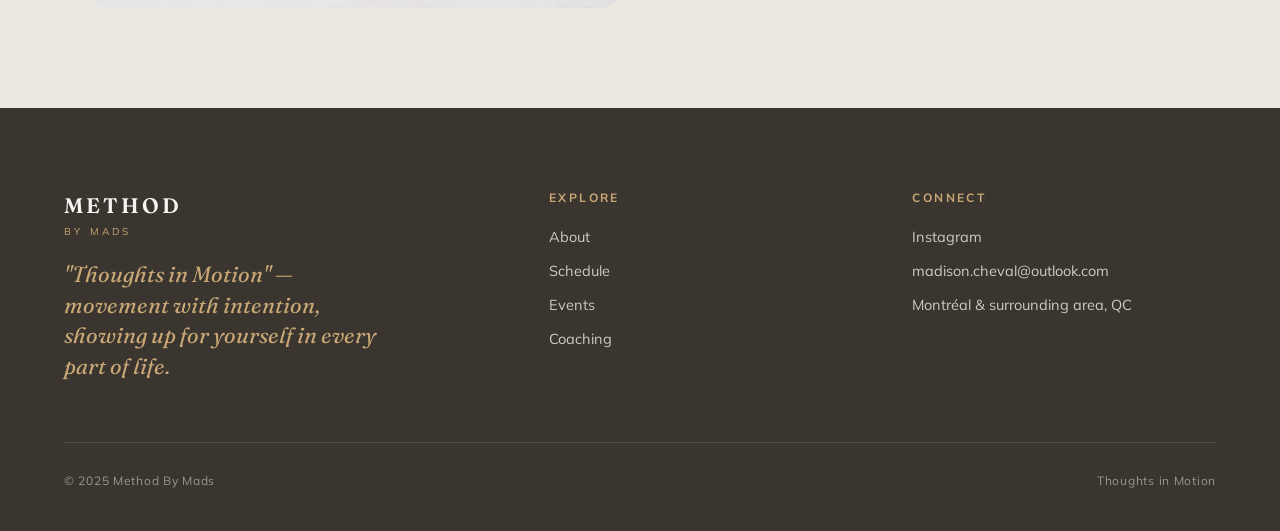
<file: events.html>
<!DOCTYPE html>
<html lang="en">
<head>
<meta charset="UTF-8">
<meta name="viewport" content="width=device-width, initial-scale=1.0">
<title>Events — Method by mads</title>
<meta name="description" content="Special pop-up Pilates events with Mads — Pilates Pool Party, Pilates in the Park, and private sessions.">
<link rel="preconnect" href="https://fonts.googleapis.com">
<link rel="preconnect" href="https://fonts.gstatic.com" crossorigin>
<link href="https://fonts.googleapis.com/css2?family=Fraunces:ital,opsz,wght@0,9..144,400;0,9..144,500;0,9..144,600;1,9..144,400;1,9..144,500&family=Mulish:wght@400;500;600;700&display=swap" rel="stylesheet">
<link rel="stylesheet" href="styles.css">
<style>
/* ===== EVENTS-SPECIFIC ===== */

/* Event hero card */
.event-block{
  max-width:1200px;margin:0 auto 110px;
  display:grid;grid-template-columns:1fr 1fr;
  border-radius:22px;overflow:hidden;
  border:1px solid var(--line);
}
.event-block.reverse{direction:rtl}
.event-block.reverse > *{direction:ltr}
.event-media{position:relative;min-height:480px}
.event-media img{
  position:absolute;inset:0;width:100%;height:100%;object-fit:cover;
}
.event-media .event-badge{
  position:absolute;top:24px;left:24px;z-index:2;
}
.event-body{
  background:var(--cream);padding:56px 50px;
  display:flex;flex-direction:column;justify-content:center;
}
.event-body .eyebrow{text-align:left;margin-bottom:10px}
.event-body h2{
  font-family:var(--serif);font-weight:500;
  font-size:clamp(28px,4vw,42px);line-height:1.1;margin-bottom:6px;
}
.event-body h2 em{font-style:normal;color:var(--gold);font-weight:600}
.event-body .price{
  font-family:var(--serif);font-size:34px;color:var(--charcoal);margin:14px 0;
}
.event-body .price sup{font-size:16px;vertical-align:10px;color:var(--taupe)}
.event-body p.desc{font-size:15.5px;color:var(--taupe);margin-bottom:22px;line-height:1.7}
.event-pills{display:flex;flex-wrap:wrap;margin-bottom:26px}
.event-pill{
  display:inline-flex;align-items:center;gap:6px;
  background:var(--greige);border-radius:20px;
  padding:8px 16px;font-size:12.5px;font-weight:600;color:var(--charcoal);
  margin:0 8px 8px 0;
}

@media (max-width:880px){
  .event-block,.event-block.reverse{grid-template-columns:1fr;direction:ltr}
  .event-media{min-height:320px}
  .event-body{padding:40px 30px}
}

/* Booking form (Pool Party) */
.booking-card{
  background:var(--greige);border-radius:18px;padding:34px;
  margin-top:6px;
}
.full-card{
  display:none;
  background:var(--greige);border-radius:18px;padding:34px;
  margin-top:6px;text-align:center;
}
.full-card p{font-size:14.5px;color:var(--taupe);margin-bottom:10px}
.full-card p strong{color:var(--charcoal);font-size:16px}
.booking-card .field{margin-bottom:14px}
.booking-card .field label{
  display:block;font-size:11px;letter-spacing:.14em;
  text-transform:uppercase;color:var(--taupe);margin-bottom:7px;font-weight:700;
}
.booking-card .field input{
  width:100%;padding:13px 14px;border:1.5px solid var(--line);
  border-radius:10px;background:var(--cream);font-family:var(--sans);
  font-size:14.5px;color:var(--charcoal);transition:.25s;
}
.booking-card .field input:focus{outline:none;border-color:var(--gold)}
.booking-card .err{color:#9a3b22;font-size:12.5px;margin-top:8px;text-align:center;min-height:16px}
.booking-card .secure{text-align:center;font-size:11px;color:var(--taupe);margin-top:10px}
.booking-card .policy-note{
  text-align:center;font-size:11.5px;color:var(--taupe);
  margin-top:14px;padding-top:14px;border-top:1px solid var(--line);
  line-height:1.6;
}
.booking-card .policy-note a{color:var(--gold);font-weight:600}
.booking-done{display:none;text-align:center;padding:10px 0}
.booking-done.show{display:block;animation:fade .4s}
@keyframes fade{from{opacity:0}to{opacity:1}}
.booking-done .tick{
  width:58px;height:58px;border-radius:50%;
  background:var(--gold);color:var(--cream);
  display:flex;align-items:center;justify-content:center;
  font-size:24px;margin:0 auto 14px;
}
.booking-done h3{font-family:var(--serif);font-weight:500;font-size:22px;margin-bottom:8px}
.booking-done p{color:var(--taupe);font-size:14px}

/* Coming soon block */
.soon-block{
  text-align:center;padding:60px 40px;
  background:var(--greige);border-radius:18px;
}
.soon-block .badge{margin-bottom:18px}
.soon-block h3{font-family:var(--serif);font-weight:500;font-size:28px;margin-bottom:10px}
.soon-block p{color:var(--taupe);font-size:15px;max-width:420px;margin:0 auto 22px}
.soon-form{display:flex;max-width:380px;margin:0 auto;gap:10px}
.soon-form input{
  flex:1;padding:13px 16px;border:1.5px solid var(--line);
  border-radius:30px;background:var(--cream);font-size:14px;font-family:var(--sans);
}
.soon-form input:focus{outline:none;border-color:var(--gold)}
.soon-form button{
  padding:13px 24px;border-radius:30px;border:none;
  background:var(--charcoal);color:var(--cream);
  font-size:12px;letter-spacing:.12em;text-transform:uppercase;font-weight:700;
}
.soon-form button:hover{background:var(--gold);color:var(--charcoal)}

/* Private events */
.private-grid{
  display:grid;grid-template-columns:1fr 1fr;gap:40px;
  max-width:1100px;margin:0 auto;align-items:center;
}
.private-grid img{border-radius:18px;width:100%;aspect-ratio:4/5;object-fit:cover}
.private-txt h2{
  font-family:var(--serif);font-weight:500;font-size:clamp(28px,4vw,42px);
  margin-bottom:16px;line-height:1.15;
}
.private-txt h2 em{font-style:normal;color:var(--gold);font-weight:600}
.private-txt p{color:var(--taupe);font-size:15.5px;margin-bottom:24px}
.private-list{margin-bottom:28px}
.private-list li{
  list-style:none;display:flex;align-items:flex-start;gap:12px;
  font-size:14.5px;color:var(--charcoal);margin-bottom:12px;
}
.private-list li::before{
  content:"✓";color:var(--gold);font-weight:700;flex-shrink:0;
}
@media (max-width:880px){.private-grid{grid-template-columns:1fr}}
</style>
</head>
<body>

<nav class="site-nav" id="nav">
  <a href="index.html" class="nav-logo">Method <span>By Mads &nbsp;·&nbsp; Thoughts in Motion</span></a>
  <div class="nav-links">
    <a href="index.html">Home</a>
    <a href="about.html">About</a>
    <a href="schedule.html">Schedule</a>
    <a href="events.html" class="active">Events</a>
    <a href="coaching.html">Coaching</a>
    <a href="events.html#book" class="nav-cta">Book Now</a>
  </div>
  <button class="nav-burger" onclick="document.getElementById('mmenu').classList.add('open')">
    <span></span><span></span><span></span>
  </button>
</nav>

<div class="mobile-menu" id="mmenu">
  <button class="close-menu" onclick="document.getElementById('mmenu').classList.remove('open')">&times;</button>
  <a href="index.html">Home</a>
  <a href="about.html">About</a>
  <a href="schedule.html">Schedule</a>
  <a href="events.html">Events</a>
  <a href="coaching.html">Coaching</a>
  <a href="events.html#book">Book Now</a>
</div>

<!-- PAGE HERO -->
<div class="page-hero">
  <div class="eyebrow">Pop-Ups &amp; Special Days</div>
  <h1>Events <em>&amp; Experiences</em></h1>
  <p class="lead">A few times a year, METHOD by mads steps outside the studio — pool decks, parks, and private spaces. Here's what's coming up.</p>
</div>

<section class="section" id="book">

  <!-- POOL PARTY -->
  <div class="event-block" id="pool-party">
    <div class="event-media">
      <span class="badge event-badge">Booking Open</span>
      <img src="images/Facetune_31-05-2026-14-37-37.jpg" alt="Pilates Pool Party">
    </div>
    <div class="event-body">
      <div class="eyebrow">Method by mads &times; Posh Palates</div>
      <h2>Pilates <em>Pool Party</em></h2>
      <div class="price"><sup>$</sup>30</div>
      <p class="desc">A full mat Pilates session poolside, followed by good food, music, and good company courtesy of Posh Palates. This is an exclusive event with limited spots — open to all levels. Bring a towel, water, and your favourite swimsuit.</p>
      <p class="desc">The exact address will be provided within 48 hours of the event. By signing up, you agree to be filmed and photographed for content purposes — and we'd love for you to share on your own socials too!</p>
      <div class="event-pills">
        <span class="event-pill">📅 July 12, 2025</span>
        <span class="event-pill">⏰ 2:30 – 4:30 PM</span>
        <span class="event-pill">📍 Beauharnois, QC</span>
      </div>

      <div class="booking-card" id="poolCard">
        <div class="field"><label>Full Name</label><input id="pp_name" type="text" placeholder="Your name"></div>
        <div class="field"><label>Email</label><input id="pp_email" type="email" placeholder="you@email.com"></div>
        <div class="field"><label>Phone Number</label><input id="pp_phone" type="tel" placeholder="+1 (514) 000-0000"></div>
        <button class="btn btn-dark" style="width:100%;justify-content:center" onclick="payPoolParty()">Pay $30 &amp; Reserve My Spot →</button>
        <div class="err" id="pp_err"></div>
        <div class="secure">🔒 Secure payment via Stripe</div>
        <div class="policy-note">Need to cancel or change your booking? Email <a href="mailto:madison.cheval@outlook.com?subject=Pilates%20Pool%20Party%20-%20Cancellation">madison.cheval@outlook.com</a> at least 48 hours before the event.</div>
      </div>

      <div class="full-card" id="poolFull">
        <p><strong>This event is currently full.</strong></p>
        <p>Want to be added to the waitlist or arrange a private spot? Reach out and I'll get back to you with details.</p>
        <a href="mailto:madison.cheval@outlook.com?subject=Pilates%20Pool%20Party%20-%20Waitlist" class="btn btn-outline" style="margin-top:14px">Email Me</a>
      </div>

      <div class="booking-done" id="poolDone">
        <div class="tick">✓</div>
        <h3>You're in! 🌊</h3>
        <p id="poolDoneMsg"></p>
      </div>
    </div>
  </div>

  <!-- PILATES IN THE PARK - COMING SOON -->
  <div class="event-block reverse" id="park">
    <div class="event-media">
      <span class="badge event-badge">Coming Soon</span>
      <img src="images/Facetune_04-06-2026-07-32-50.jpg" alt="Pilates in the Park">
    </div>
    <div class="event-body">
      <div class="eyebrow">Outdoor Mat Session</div>
      <h2>Pilates <em>in the Park</em></h2>
      <p class="desc">Something exciting is in the works — outdoor Pilates is coming back. Drop your email below and you'll be the first to know when booking opens.</p>

      <div class="soon-block" style="padding:36px 28px;margin-top:0">
        <div class="soon-form">
          <input type="email" id="park_notify_email" placeholder="you@email.com">
          <button onclick="notifyPark()">Notify Me</button>
        </div>
        <div id="park_notify_done" style="display:none;margin-top:14px;font-size:14px;color:var(--taupe)">✓ You're on the list — I'll be in touch!</div>
      </div>
    </div>
  </div>

</section>

<!-- SWOOSH -->
<svg class="swoosh" viewBox="0 0 180 24" xmlns="http://www.w3.org/2000/svg">
  <path d="M5 14 C 45 24, 75 4, 105 12 C 130 18, 155 6, 175 10"/>
</svg>

<!-- PRIVATE EVENTS -->
<section class="section section-greige">
  <div class="private-grid">
    <img src="images/Facetune_04-06-2026-13-08-02.jpg" alt="Private Pilates session">
    <div class="private-txt">
      <div class="eyebrow" style="text-align:left">Just For You (and friends)</div>
      <h2>Book a <em>Private Event</em></h2>
      <p>Want METHOD by mads for your bachelorette, birthday, corporate wellness day, or just you and your friends? Private sessions are fully customizable — at your space, a studio, or outdoors.</p>
      <ul class="private-list">
        <li>Customized to your group's level &amp; goals</li>
        <li>Mat, props, and music included</li>
        <li>Available for groups of 4–20</li>
        <li>On-location or studio rental available</li>
      </ul>
      <a href="mailto:madison.cheval@outlook.com?subject=Private%20Pilates%20Event%20Inquiry" class="btn btn-dark">Inquire About a Private Event</a>
    </div>
  </div>
</section>

<footer>
  <div class="footer-inner">
    <div class="footer-brand">
      <div class="nav-logo">Method <span>By Mads</span></div>
      <div class="footer-tagline">"Thoughts in Motion" — movement with intention, showing up for yourself in every part of life.</div>
    </div>
    <div class="footer-col">
      <h4>Explore</h4>
      <a href="about.html">About</a>
      <a href="schedule.html">Schedule</a>
      <a href="events.html">Events</a>
      <a href="coaching.html">Coaching</a>
    </div>
    <div class="footer-col">
      <h4>Connect</h4>
      <a href="https://instagram.com/methodbymads" target="_blank" rel="noopener">Instagram</a>
      <a href="mailto:madison.cheval@outlook.com">madison.cheval@outlook.com</a>
      <p>Montréal &amp; surrounding area, QC</p>
    </div>
  </div>
  <div class="footer-bottom">
    <span>© 2025 Method By Mads</span>
    <span>Thoughts in Motion</span>
  </div>
</footer>

<script>
// ===== EVENT CAPACITY CONFIG =====
// Set to true when an event is fully booked - this hides the booking
// form and shows a "contact me" message instead.
const EVENT_FULL = {
  pool: false   // Pilates Pool Party - max 7 spots
};

window.addEventListener('scroll',()=>{
  document.getElementById('nav').classList.toggle('scrolled', window.scrollY>40);
});

// Apply full status on load
if(EVENT_FULL.pool){
  document.getElementById('poolCard').style.display='none';
  document.getElementById('poolFull').style.display='block';
}



// ===== TEST MODE =====
// Set to true to use the $0.01 test Stripe links instead of real ones.
// Useful for testing the full booking + SMS flow without charging real prices.
// IMPORTANT: set back to false before going live for real customers!
const TEST_MODE = false;

// ===== POOL PARTY BOOKING (Stripe) =====
const POOL_STRIPE_LINK = TEST_MODE
  ? "https://buy.stripe.com/14A4gy3bq1LybBs5iyawo02"
  : "https://buy.stripe.com/5kQdR89zOcqc6h812iawo00";


function ppErr(m){document.getElementById("pp_err").textContent=m;}

function payPoolParty(){
  const name=document.getElementById("pp_name").value.trim();
  const email=document.getElementById("pp_email").value.trim();
  const phone=document.getElementById("pp_phone").value.trim();
  if(!name) return ppErr("Please enter your name.");
  if(!/^[^@\s]+@[^@\s]+\.[^@\s]+$/.test(email)) return ppErr("Please enter a valid email.");
  if(!phone) return ppErr("Please enter your phone number.");
  ppErr("");
  sessionStorage.setItem("booking_event","pool");
  sessionStorage.setItem("booking_name",name);
  sessionStorage.setItem("booking_phone",phone);
  sessionStorage.setItem("booking_email",email);
  const ref=(name+"_July12_2PM").replace(/[^A-Za-z0-9_-]/g,"").slice(0,180);
  const sep=POOL_STRIPE_LINK.includes("?")?"&":"?";
  window.location.href=POOL_STRIPE_LINK+sep+"prefilled_email="+encodeURIComponent(email)+"&client_reference_id="+encodeURIComponent(ref);
}

// ===== PILATES IN THE PARK - NOTIFY ME =====
function notifyPark(){
  const email=document.getElementById("park_notify_email").value.trim();
  if(!/^[^@\s]+@[^@\s]+\.[^@\s]+$/.test(email)) return;
  document.getElementById("park_notify_email").style.display="none";
  document.querySelector(".soon-form button").style.display="none";
  document.getElementById("park_notify_done").style.display="block";
}

// Check if returning from Stripe success
const params=new URLSearchParams(window.location.search);
if(params.get("success")==="1"||document.referrer.includes("stripe.com")||document.referrer.includes("buy.stripe.com")){
  const savedEvent=sessionStorage.getItem("booking_event");
  const savedName=sessionStorage.getItem("booking_name")||"Friend";
  const savedPhone=sessionStorage.getItem("booking_phone");

  if(savedEvent==="pool"){
    const card=document.getElementById("poolCard");
    if(card){
      card.style.display="none";
      document.getElementById("poolDoneMsg").textContent=savedName.split(" ")[0]+", your spot at Pilates Pool Party on July 12 (2:30-4:30 PM) is confirmed! The exact address will be sent to you within 48 hours of the event. See you poolside!";
      document.getElementById("poolDone").classList.add("show");
      if(savedPhone){
        fetch("/.netlify/functions/send-sms",{
          method:"POST",
          headers:{"Content-Type":"application/json"},
          body:JSON.stringify({to:savedPhone,name:savedName,event:"pool"})
        });
      }
    }
  }
}


</script>
</body>
</html>
</file>
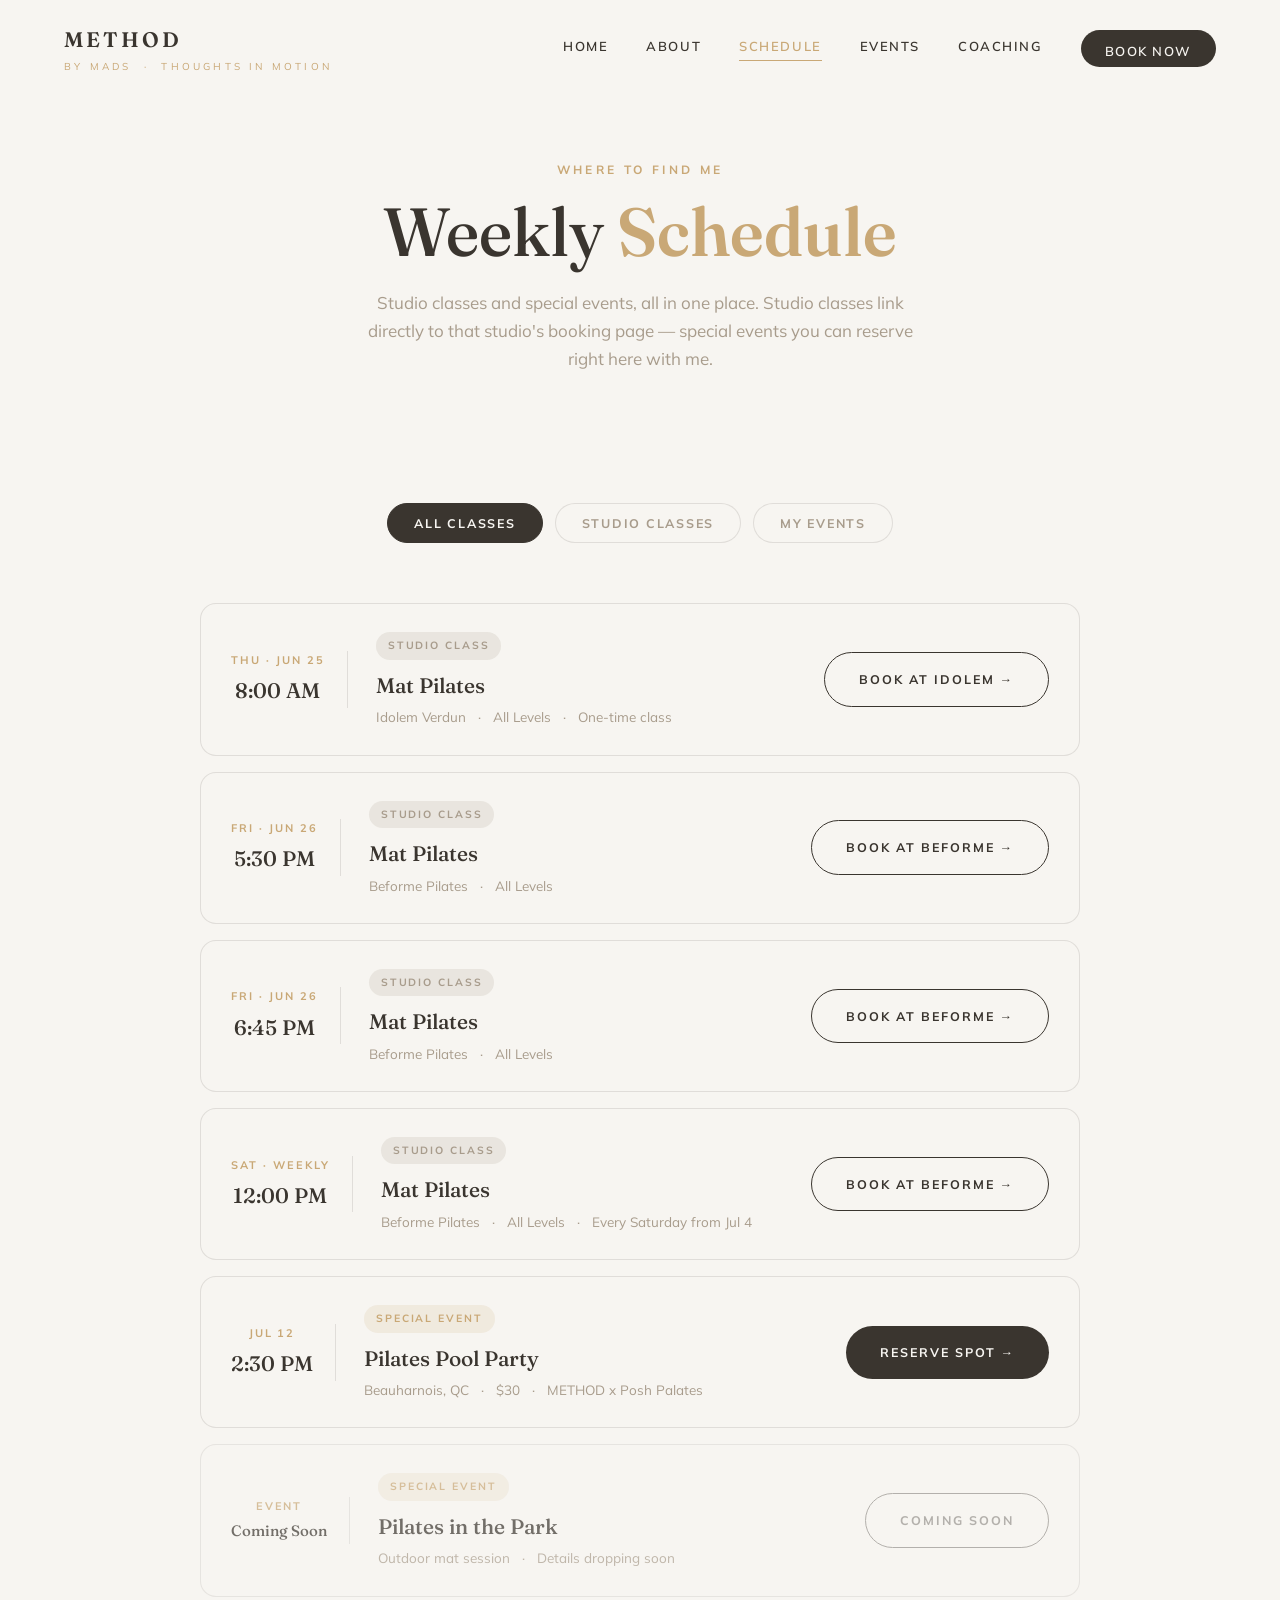
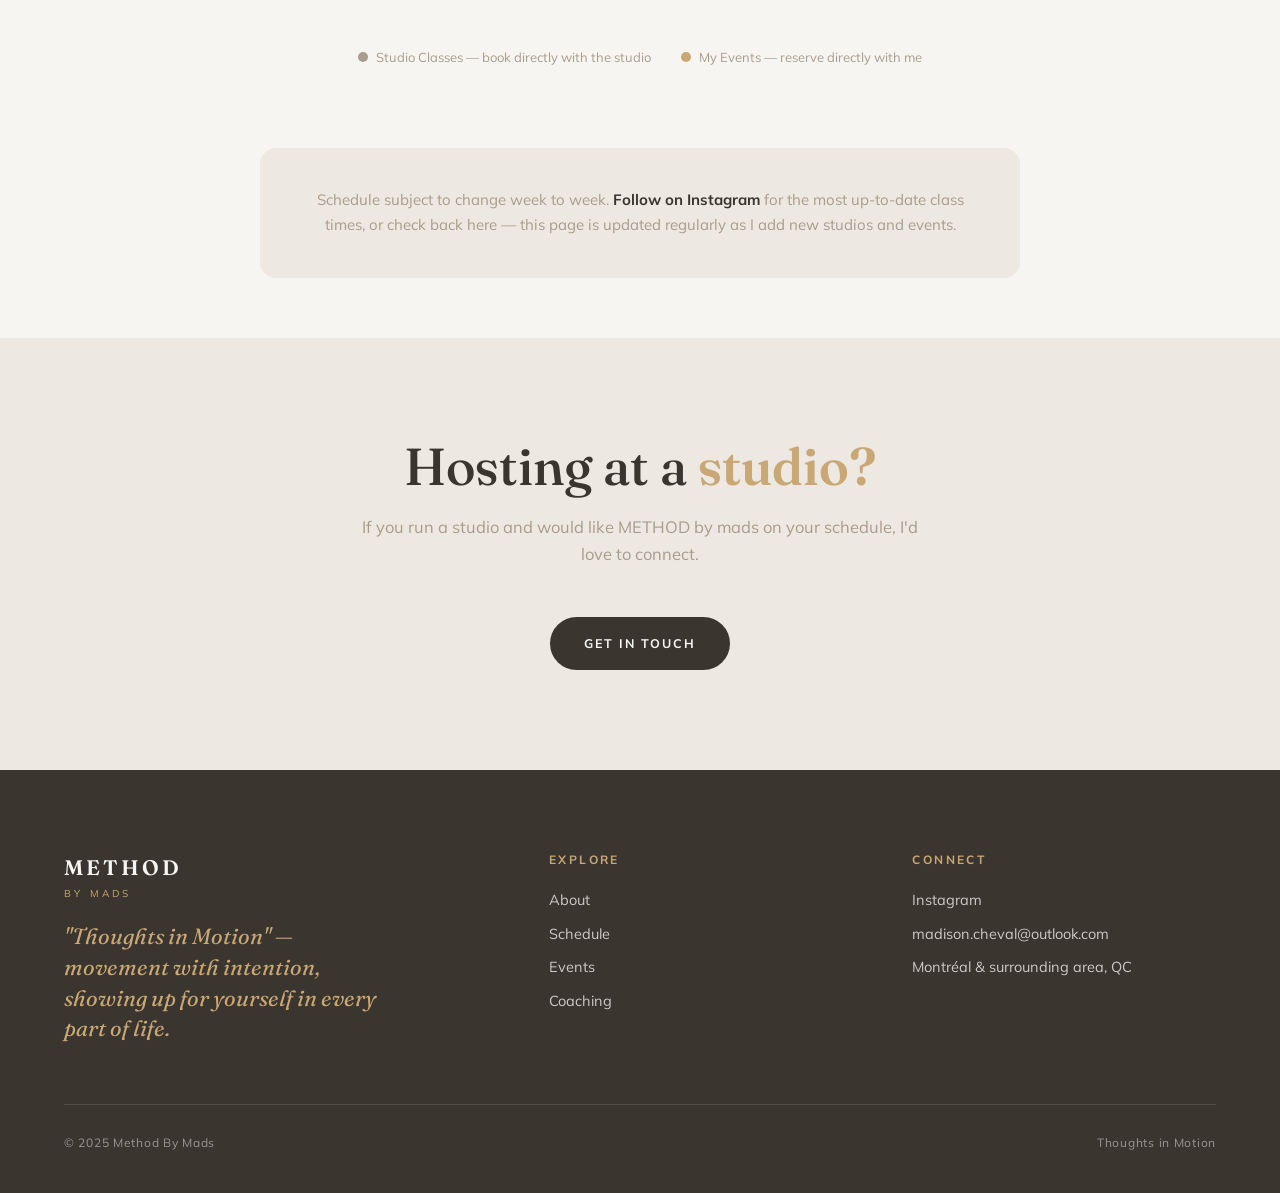
<file: schedule (2).html>
<!DOCTYPE html>
<html lang="en">
<head>
<meta charset="UTF-8">
<meta name="viewport" content="width=device-width, initial-scale=1.0">
<title>Schedule — Method by mads</title>
<meta name="description" content="Find Mads' Pilates class schedule — studio classes and special events.">
<link rel="preconnect" href="https://fonts.googleapis.com">
<link rel="preconnect" href="https://fonts.gstatic.com" crossorigin>
<link href="https://fonts.googleapis.com/css2?family=Fraunces:ital,opsz,wght@0,9..144,400;0,9..144,500;0,9..144,600;1,9..144,400;1,9..144,500&family=Mulish:wght@400;500;600;700&display=swap" rel="stylesheet">
<link rel="stylesheet" href="styles.css">
<style>
/* ===== SCHEDULE-SPECIFIC ===== */
.filter-row{
  display:flex;justify-content:center;margin-bottom:50px;
  flex-wrap:wrap;
}
.filter-btn{
  background:var(--cream);border:1.5px solid var(--line);
  border-radius:30px;padding:11px 26px;
  font-size:12.5px;letter-spacing:.14em;text-transform:uppercase;
  font-weight:700;color:var(--taupe);
  margin:0 6px 10px;transition:.25s ease;
}
.filter-btn.active,.filter-btn:hover{
  background:var(--charcoal);color:var(--cream);border-color:var(--charcoal);
}

/* Class cards */
.class-list{
  max-width:880px;margin:0 auto;
  display:flex;flex-direction:column;gap:16px;
}
.class-card{
  display:flex;align-items:center;justify-content:space-between;
  background:var(--cream);border:1px solid var(--line);
  border-radius:16px;padding:26px 30px;
  transition:.25s ease;flex-wrap:wrap;gap:18px;
}
.class-card:hover{
  border-color:var(--gold);box-shadow:0 10px 30px rgba(58,53,47,.06);
  transform:translateY(-2px);
}
.class-card .day-block{
  min-width:90px;text-align:center;
  border-right:1px solid var(--line);padding-right:22px;
}
.class-card .day-block .day{
  font-size:11px;letter-spacing:.18em;text-transform:uppercase;
  color:var(--gold);font-weight:700;margin-bottom:4px;
}
.class-card .day-block .time{
  font-family:var(--serif);font-size:21px;font-weight:500;
}
.class-card .info{flex:1;padding:0 10px;min-width:200px}
.class-card .info h3{
  font-family:var(--serif);font-weight:500;font-size:21px;margin-bottom:4px;
}
.class-card .info .meta{
  font-size:13.5px;color:var(--taupe);
}
.class-card .info .meta .dot{margin:0 8px}
.class-card .tag{
  font-size:10.5px;letter-spacing:.18em;text-transform:uppercase;
  font-weight:700;padding:5px 12px;border-radius:14px;
  margin-bottom:8px;display:inline-block;
}
.tag-studio{background:rgba(168,156,140,.18);color:var(--taupe)}
.tag-event{background:var(--gold-soft);color:var(--gold)}

@media (max-width:640px){
  .class-card{padding:22px}
  .class-card .day-block{
    border-right:none;border-bottom:1px solid var(--line);
    padding-right:0;padding-bottom:12px;width:100%;text-align:left;
    display:flex;justify-content:space-between;align-items:center;
  }
  .class-card .info{padding:0;width:100%}
}

/* Legend */
.legend{
  display:flex;justify-content:center;flex-wrap:wrap;
}
.legend-item{
  display:flex;align-items:center;font-size:13px;color:var(--taupe);
  margin:0 15px 10px;
}
.legend-dot{
  width:10px;height:10px;border-radius:50%;display:inline-block;margin-right:8px;
}
.legend-dot.studio{background:var(--taupe)}
.legend-dot.event{background:var(--gold)}

/* Note box */
.note-box{
  max-width:760px;margin:70px auto 0;
  text-align:center;padding:40px;
  background:var(--greige);border-radius:16px;
}
.note-box p{font-size:15px;color:var(--taupe)}
.note-box strong{color:var(--charcoal)}
</style>
</head>
<body>

<nav class="site-nav" id="nav">
  <a href="index.html" class="nav-logo">Method <span>By Mads &nbsp;·&nbsp; Thoughts in Motion</span></a>
  <div class="nav-links">
    <a href="index.html">Home</a>
    <a href="about.html">About</a>
    <a href="schedule.html" class="active">Schedule</a>
    <a href="events.html">Events</a>
    <a href="coaching.html">Coaching</a>
    <a href="events.html#book" class="nav-cta">Book Now</a>
  </div>
  <button class="nav-burger" onclick="document.getElementById('mmenu').classList.add('open')">
    <span></span><span></span><span></span>
  </button>
</nav>

<div class="mobile-menu" id="mmenu">
  <button class="close-menu" onclick="document.getElementById('mmenu').classList.remove('open')">&times;</button>
  <a href="index.html">Home</a>
  <a href="about.html">About</a>
  <a href="schedule.html">Schedule</a>
  <a href="events.html">Events</a>
  <a href="coaching.html">Coaching</a>
  <a href="events.html#book">Book Now</a>
</div>

<!-- PAGE HERO -->
<div class="page-hero">
  <div class="eyebrow">Where to Find Me</div>
  <h1>Weekly <em>Schedule</em></h1>
  <p class="lead">Studio classes and special events, all in one place. Studio classes link directly to that studio's booking page — special events you can reserve right here with me.</p>
</div>

<!-- FILTERS -->
<section class="section tight">
  <div class="filter-row">
    <button class="filter-btn active" data-filter="all">All Classes</button>
    <button class="filter-btn" data-filter="studio">Studio Classes</button>
    <button class="filter-btn" data-filter="event">My Events</button>
  </div>

  <div class="class-list" id="classList">

    <!-- Idolem - Thursday June 26 -->
    <div class="class-card" data-type="studio">
      <div class="day-block">
        <div class="day">Thu · Jun 25</div>
        <div class="time">8:00 AM</div>
      </div>
      <div class="info">
        <span class="tag tag-studio">Studio Class</span>
        <h3>Mat Pilates</h3>
        <div class="meta">Idolem Verdun <span class="dot">·</span> All Levels <span class="dot">·</span> One-time class</div>
      </div>
      <a href="https://www.idolem.com/en/studio/verdun" target="_blank" rel="noopener" class="btn btn-outline">Book at Idolem →</a>
    </div>

    <!-- Beforme - Friday June 27 5:30 PM -->
    <div class="class-card" data-type="studio">
      <div class="day-block">
        <div class="day">Fri · Jun 26</div>
        <div class="time">5:30 PM</div>
      </div>
      <div class="info">
        <span class="tag tag-studio">Studio Class</span>
        <h3>Mat Pilates</h3>
        <div class="meta">Beforme Pilates <span class="dot">·</span> All Levels</div>
      </div>
      <a href="https://www.mindbodyonline.com/explore/locations/beforme-pilates" target="_blank" rel="noopener" class="btn btn-outline">Book at Beforme →</a>
    </div>

    <!-- Beforme - Friday June 27 6:45 PM -->
    <div class="class-card" data-type="studio">
      <div class="day-block">
        <div class="day">Fri · Jun 26</div>
        <div class="time">6:45 PM</div>
      </div>
      <div class="info">
        <span class="tag tag-studio">Studio Class</span>
        <h3>Mat Pilates</h3>
        <div class="meta">Beforme Pilates <span class="dot">·</span> All Levels</div>
      </div>
      <a href="https://www.mindbodyonline.com/explore/locations/beforme-pilates" target="_blank" rel="noopener" class="btn btn-outline">Book at Beforme →</a>
    </div>

    <!-- Beforme - Saturdays 12pm from July 4 -->
    <div class="class-card" data-type="studio">
      <div class="day-block">
        <div class="day">Sat · Weekly</div>
        <div class="time">12:00 PM</div>
      </div>
      <div class="info">
        <span class="tag tag-studio">Studio Class</span>
        <h3>Mat Pilates</h3>
        <div class="meta">Beforme Pilates <span class="dot">·</span> All Levels <span class="dot">·</span> Every Saturday from Jul 4</div>
      </div>
      <a href="https://www.mindbodyonline.com/explore/locations/beforme-pilates" target="_blank" rel="noopener" class="btn btn-outline">Book at Beforme →</a>
    </div>

    <!-- Special Events -->
    <div class="class-card" data-type="event">
      <div class="day-block">
        <div class="day">Jul 12</div>
        <div class="time">2:30 PM</div>
      </div>
      <div class="info">
        <span class="tag tag-event">Special Event</span>
        <h3>Pilates Pool Party</h3>
        <div class="meta">Beauharnois, QC <span class="dot">·</span> $30 <span class="dot">·</span> METHOD x Posh Palates</div>
      </div>
      <a href="events.html#pool-party" class="btn btn-dark">Reserve Spot →</a>
    </div>

    <div class="class-card" data-type="event" style="opacity:.7">
      <div class="day-block">
        <div class="day">Event</div>
        <div class="time" style="font-size:15px">Coming Soon</div>
      </div>
      <div class="info">
        <span class="tag tag-event">Special Event</span>
        <h3>Pilates in the Park</h3>
        <div class="meta">Outdoor mat session <span class="dot">·</span> Details dropping soon</div>
      </div>
      <a href="events.html#park" class="btn btn-outline" style="pointer-events:none;opacity:.5">Coming Soon</a>
    </div>

  </div>

  <!-- LEGEND -->
  <div class="legend" style="margin-top:50px">
    <div class="legend-item"><span class="legend-dot studio"></span>Studio Classes — book directly with the studio</div>
    <div class="legend-item"><span class="legend-dot event"></span>My Events — reserve directly with me</div>
  </div>

  <!-- NOTE -->
  <div class="note-box">
    <p>Schedule subject to change week to week. <strong>Follow on Instagram</strong> for the most up-to-date class times, or check back here — this page is updated regularly as I add new studios and events.</p>
  </div>
</section>

<!-- CTA -->
<section class="section section-greige" style="text-align:center">
  <h2 class="section-title">Hosting at a <em>studio?</em></h2>
  <p class="section-lead">If you run a studio and would like METHOD by mads on your schedule, I'd love to connect.</p>
  <a href="mailto:madison.cheval@outlook.com" class="btn btn-dark">Get In Touch</a>
</section>

<footer>
  <div class="footer-inner">
    <div class="footer-brand">
      <div class="nav-logo">Method <span>By Mads</span></div>
      <div class="footer-tagline">"Thoughts in Motion" — movement with intention, showing up for yourself in every part of life.</div>
    </div>
    <div class="footer-col">
      <h4>Explore</h4>
      <a href="about.html">About</a>
      <a href="schedule.html">Schedule</a>
      <a href="events.html">Events</a>
      <a href="coaching.html">Coaching</a>
    </div>
    <div class="footer-col">
      <h4>Connect</h4>
      <a href="https://instagram.com/methodbymads" target="_blank" rel="noopener">Instagram</a>
      <a href="mailto:madison.cheval@outlook.com">madison.cheval@outlook.com</a>
      <p>Montréal &amp; surrounding area, QC</p>
    </div>
  </div>
  <div class="footer-bottom">
    <span>© 2025 Method By Mads</span>
    <span>Thoughts in Motion</span>
  </div>
</footer>

<script>
window.addEventListener('scroll',()=>{
  document.getElementById('nav').classList.toggle('scrolled', window.scrollY>40);
});

// Filters
document.querySelectorAll('.filter-btn').forEach(btn=>{
  btn.addEventListener('click',()=>{
    document.querySelectorAll('.filter-btn').forEach(b=>b.classList.remove('active'));
    btn.classList.add('active');
    const filter = btn.dataset.filter;
    document.querySelectorAll('.class-card').forEach(card=>{
      if(filter==='all' || card.dataset.type===filter){
        card.style.display='flex';
      }else{
        card.style.display='none';
      }
    });
  });
});
</script>
</body>
</html>
</file>
<file: styles.css>
/* ============================================
   METHOD BY MADS — Shared Styles
   Thoughts in Motion
   ============================================ */

:root{
  --cream:#F7F5F1;
  --greige:#EDE9E2;
  --charcoal:#3A352F;
  --taupe:#A89C8C;
  --gold:#C9A876;
  --gold-soft:rgba(201,168,118,.15);
  --line:rgba(58,53,47,.12);
  --serif:'Fraunces',Georgia,serif;
  --sans:'Mulish',sans-serif;
}

*{margin:0;padding:0;box-sizing:border-box}
html{scroll-behavior:smooth}
body{
  font-family:var(--sans);
  background:var(--cream);
  color:var(--charcoal);
  font-weight:400;
  line-height:1.65;
  -webkit-font-smoothing:antialiased;
  overflow-x:hidden;
}
img,video{display:block;max-width:100%}
a{color:inherit;text-decoration:none}
button{font-family:var(--sans);cursor:pointer}

/* ============ Swoosh divider (signature element) ============ */
.swoosh{
  display:block;
  margin:0 auto;
  width:180px;
  height:24px;
}
.swoosh path{
  stroke:var(--gold);
  stroke-width:1.5;
  fill:none;
}
.swoosh.light path{stroke:rgba(247,245,241,.7)}

/* ============ NAV ============ */
html,body{max-width:100%;overflow-x:hidden}
.site-nav{
  position:fixed;top:0;left:0;right:0;z-index:1000;
  display:flex;align-items:center;justify-content:space-between;
  padding:22px 5vw;width:100%;
  background:rgba(247,245,241,0);
  transition:background .35s ease, padding .35s ease, box-shadow .35s ease;
}
.site-nav.scrolled{
  background:rgba(247,245,241,.92);
  backdrop-filter:blur(10px);
  padding:14px 5vw;
  box-shadow:0 1px 0 var(--line);
}
.nav-logo{
  font-family:var(--serif);
  font-size:21px;
  font-weight:600;
  letter-spacing:.14em;
  text-transform:uppercase;
  color:var(--charcoal);
  transition:color .35s ease;
}
.nav-logo span{
  display:block;
  font-size:10px;
  letter-spacing:.32em;
  font-weight:400;
  font-family:var(--sans);
  color:var(--gold);
  margin-top:2px;
}
.nav-links{
  display:flex;align-items:center;
}
.nav-links a{
  font-size:13px;letter-spacing:.12em;text-transform:uppercase;
  font-weight:600;color:var(--charcoal);
  position:relative;padding-bottom:4px;
  margin-left:38px;
  transition:color .25s ease;
}
.nav-links a:first-child{margin-left:0}
.nav-links a::after{
  content:"";position:absolute;left:0;right:100%;bottom:0;height:1px;
  background:var(--gold);transition:right .3s ease;
}
.nav-links a:hover::after,.nav-links a.active::after{right:0}
.nav-links a.active{color:var(--gold)}
.nav-cta{
  background:var(--charcoal);color:var(--cream)!important;
  padding:11px 24px;border-radius:30px;
  font-size:12px;letter-spacing:.16em;
  margin-left:38px;
}
.nav-cta::after{display:none}
.nav-cta:hover{background:var(--gold)}

.nav-burger{
  display:none;flex-direction:column;gap:5px;
  background:none;border:none;padding:6px;
}
.nav-burger span{width:24px;height:2px;background:var(--charcoal);display:block;border-radius:2px}

.mobile-menu{
  position:fixed;inset:0;background:var(--cream);
  z-index:1100;display:flex;flex-direction:column;
  align-items:center;justify-content:center;gap:32px;
  transform:translateY(-100%);transition:transform .4s ease;
}
.mobile-menu.open{transform:translateY(0)}
.mobile-menu a{
  font-family:var(--serif);font-size:28px;font-weight:500;
  color:var(--charcoal);
}
.mobile-menu .close-menu{
  position:absolute;top:24px;right:5vw;
  background:none;border:none;font-size:28px;color:var(--charcoal);
}

@media (max-width:860px){
  .nav-links{display:none}
  .nav-burger{display:flex}
}

/* ============ FOOTER ============ */
footer{
  background:var(--charcoal);color:var(--cream);
  padding:80px 5vw 40px;margin-top:0;
}
.footer-inner{
  max-width:1200px;margin:0 auto;
  display:grid;grid-template-columns:1.4fr 1fr 1fr;gap:60px;
}
.footer-brand .nav-logo{color:var(--cream)}
.footer-tagline{
  font-family:var(--serif);font-style:italic;font-size:22px;
  color:var(--gold);margin-top:18px;max-width:320px;line-height:1.4;
}
.footer-col h4{
  font-size:12px;letter-spacing:.2em;text-transform:uppercase;
  color:var(--gold);margin-bottom:18px;font-weight:700;
}
.footer-col a, .footer-col p{
  display:block;font-size:14.5px;color:rgba(247,245,241,.78);
  margin-bottom:10px;transition:color .2s ease;
}
.footer-col a:hover{color:var(--gold)}
.footer-bottom{
  max-width:1200px;margin:60px auto 0;padding-top:28px;
  border-top:1px solid rgba(247,245,241,.12);
  display:flex;justify-content:space-between;align-items:center;
  font-size:12px;color:rgba(247,245,241,.5);letter-spacing:.06em;
  flex-wrap:wrap;gap:12px;
}
@media (max-width:760px){
  .footer-inner{grid-template-columns:1fr;gap:40px}
}

/* ============ PAGE HERO (non-home) ============ */
.page-hero{
  padding:160px 5vw 70px;
  text-align:center;
}
.page-hero .eyebrow{
  font-size:12px;letter-spacing:.28em;text-transform:uppercase;
  color:var(--gold);font-weight:700;margin-bottom:16px;
}
.page-hero h1{
  font-family:var(--serif);font-weight:500;
  font-size:clamp(38px,6vw,68px);line-height:1.05;color:var(--charcoal);
}
.page-hero h1 em{font-style:normal;color:var(--gold);font-weight:600}
.page-hero p.lead{
  max-width:560px;margin:22px auto 0;
  font-size:17px;color:var(--taupe);
}

/* ============ Buttons ============ */
.btn{
  display:inline-flex;align-items:center;gap:10px;
  padding:16px 34px;border-radius:32px;
  font-size:12.5px;letter-spacing:.16em;text-transform:uppercase;
  font-weight:700;border:none;transition:.3s ease;
}
.btn-dark{background:var(--charcoal);color:var(--cream)}
.btn-dark:hover{background:var(--gold);color:var(--charcoal)}
.btn-outline{background:transparent;border:1.5px solid var(--charcoal);color:var(--charcoal)}
.btn-outline:hover{background:var(--charcoal);color:var(--cream)}
.btn-light{background:var(--cream);color:var(--charcoal)}
.btn-light:hover{background:var(--gold);color:var(--charcoal)}

/* ============ Section helpers ============ */
.section{padding:100px 5vw}
.section.tight{padding:60px 5vw}
.section-greige{background:var(--greige)}
.section-dark{background:var(--charcoal);color:var(--cream)}
.section-dark .eyebrow{color:var(--gold)}
.container{max-width:1200px;margin:0 auto}
.eyebrow{
  font-size:12px;letter-spacing:.28em;text-transform:uppercase;
  color:var(--gold);font-weight:700;margin-bottom:16px;text-align:center;
}
h2.section-title{
  font-family:var(--serif);font-weight:500;text-align:center;
  font-size:clamp(32px,5vw,52px);line-height:1.1;margin-bottom:18px;
}
h2.section-title em{font-style:normal;color:var(--gold);font-weight:600}
p.section-lead{
  text-align:center;max-width:580px;margin:0 auto 50px;
  color:var(--taupe);font-size:16.5px;
}

/* coming soon badge */
.badge{
  display:inline-block;font-size:11px;letter-spacing:.18em;
  text-transform:uppercase;font-weight:700;
  background:var(--gold-soft);color:var(--gold);
  border:1px solid rgba(201,168,118,.4);
  padding:6px 16px;border-radius:20px;
}
</file>
